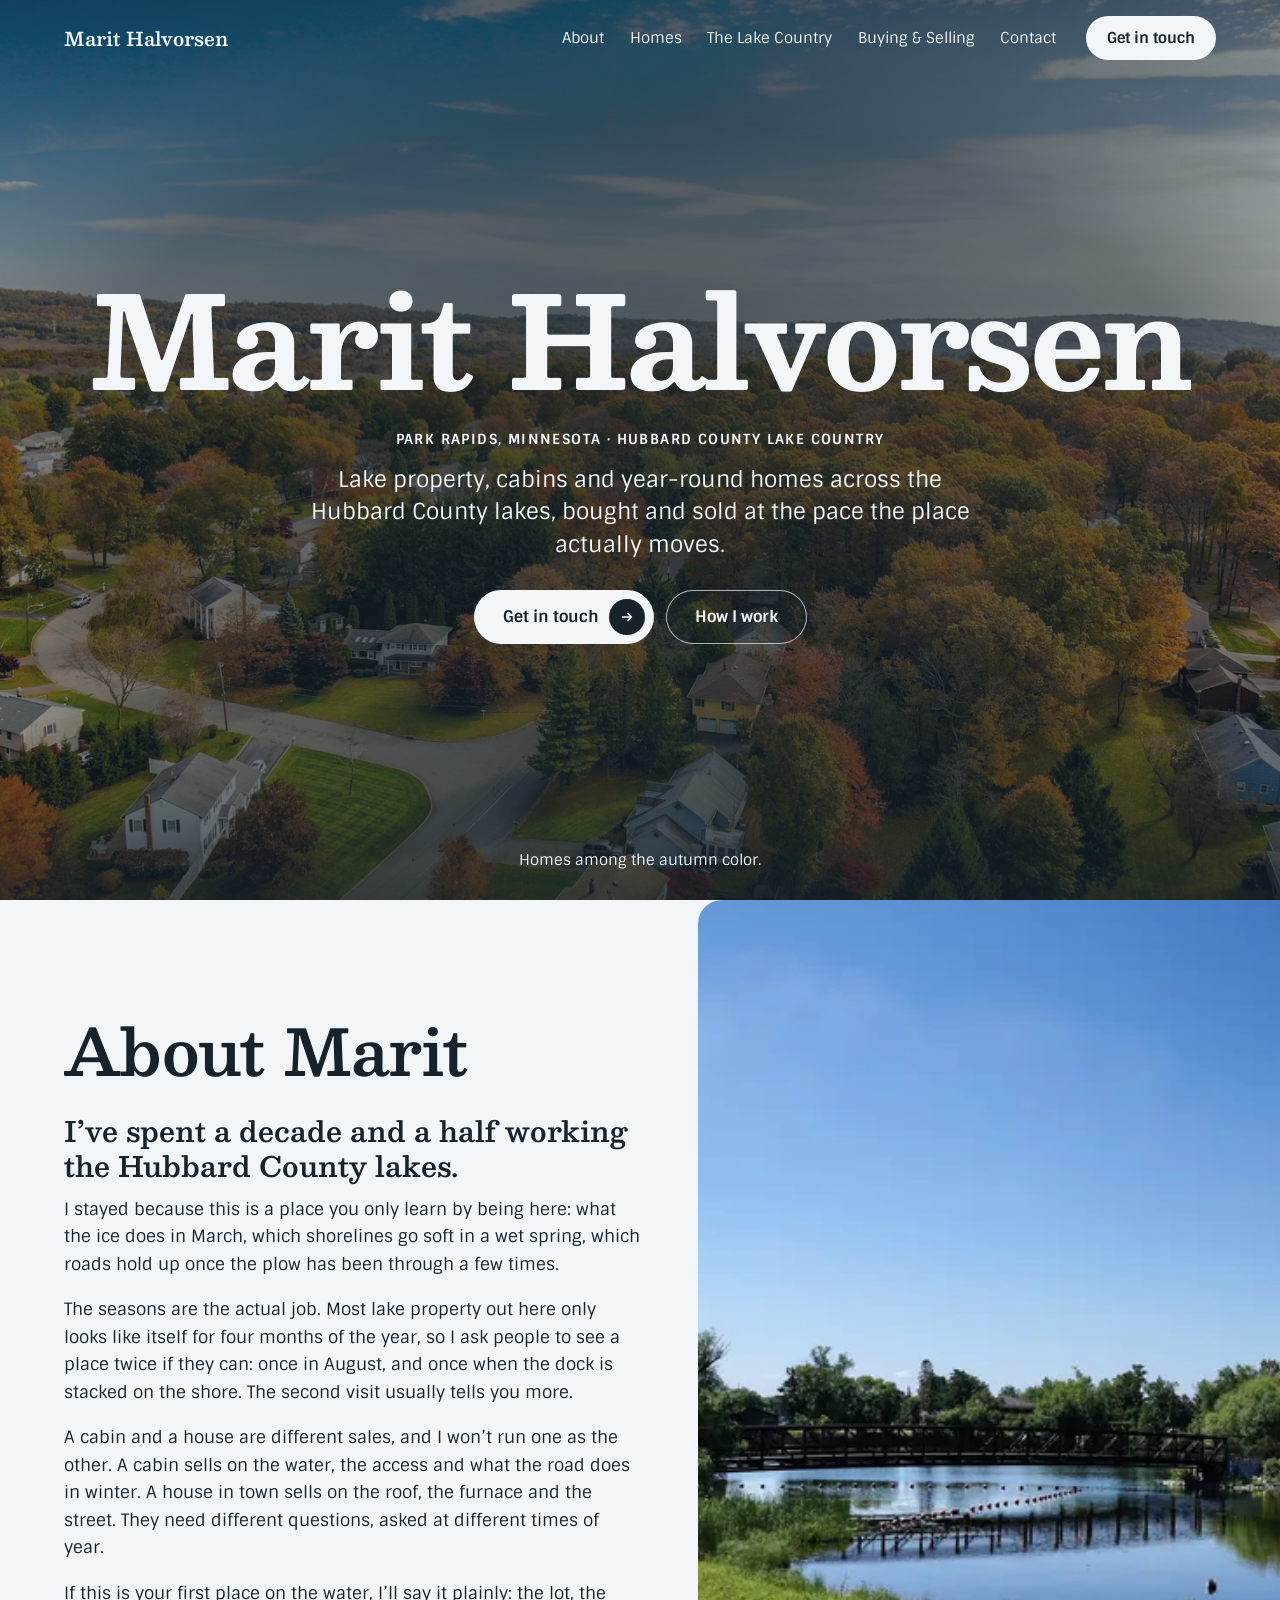
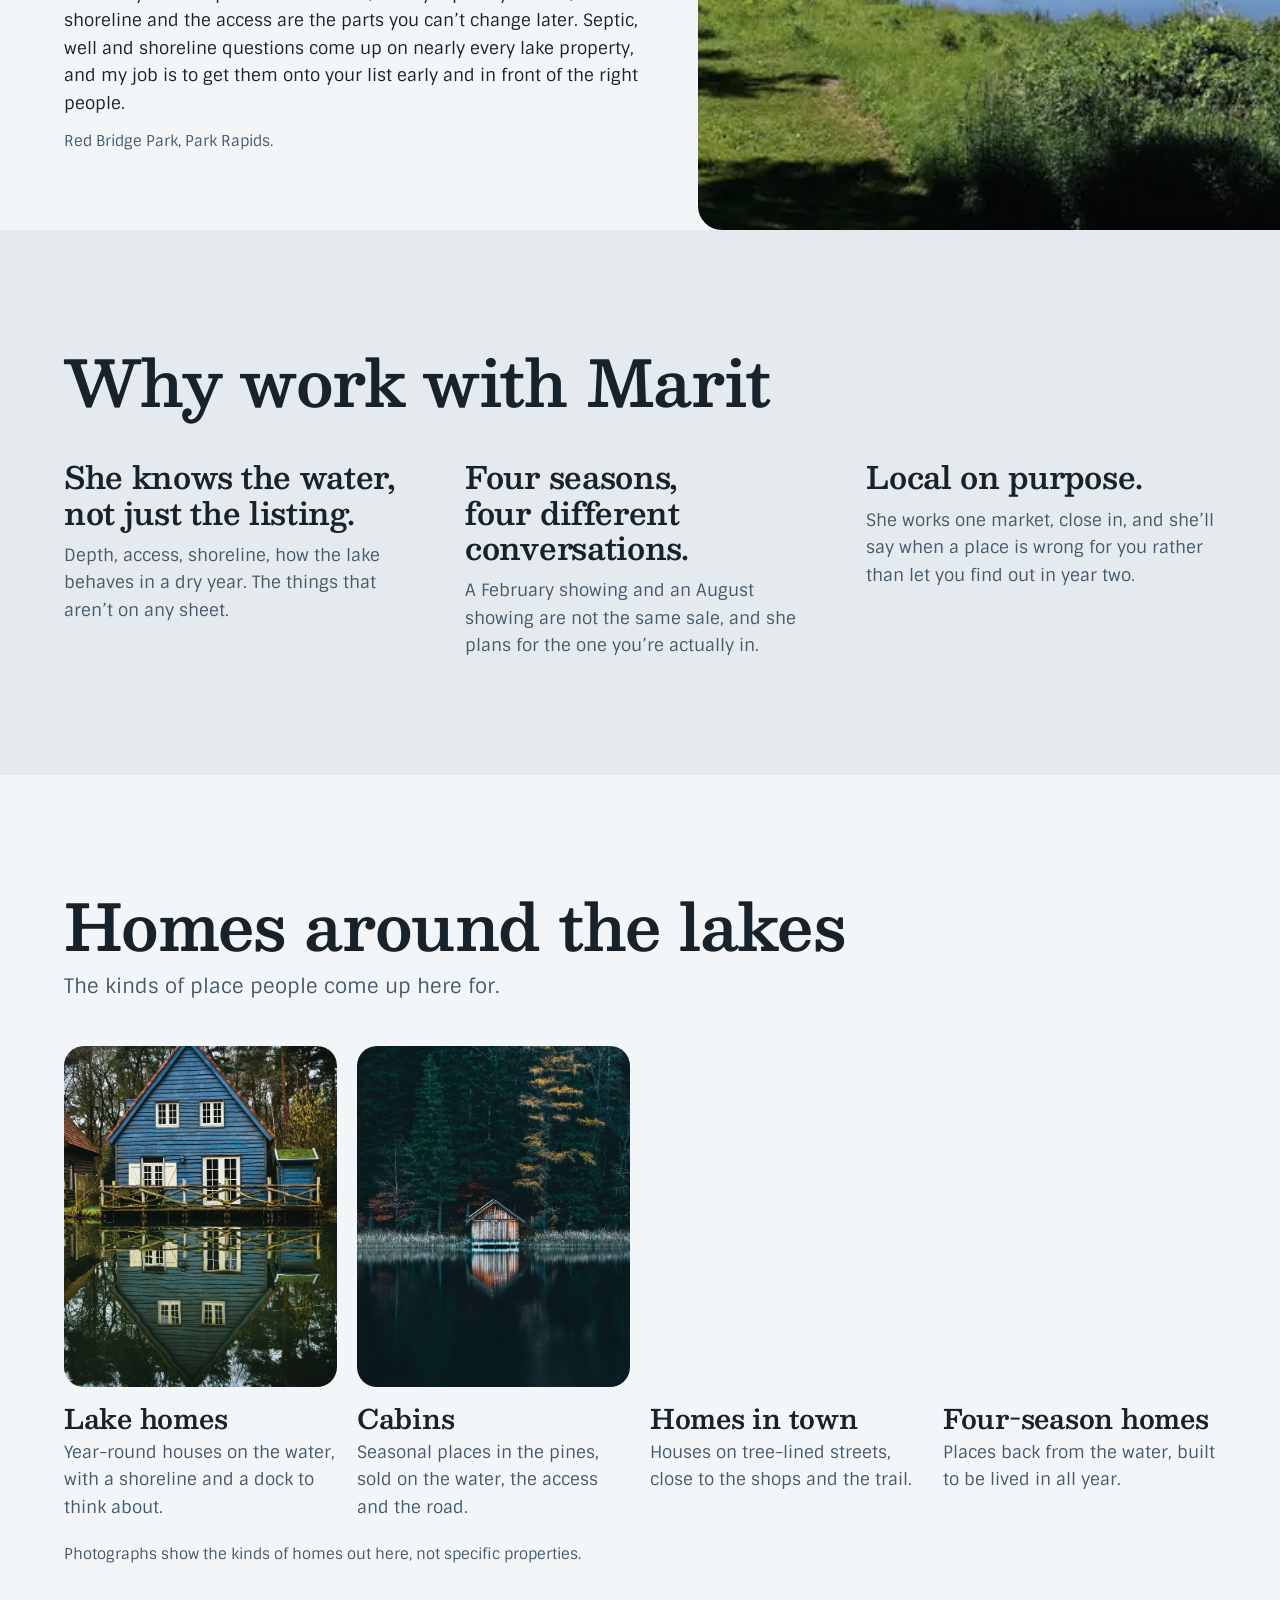
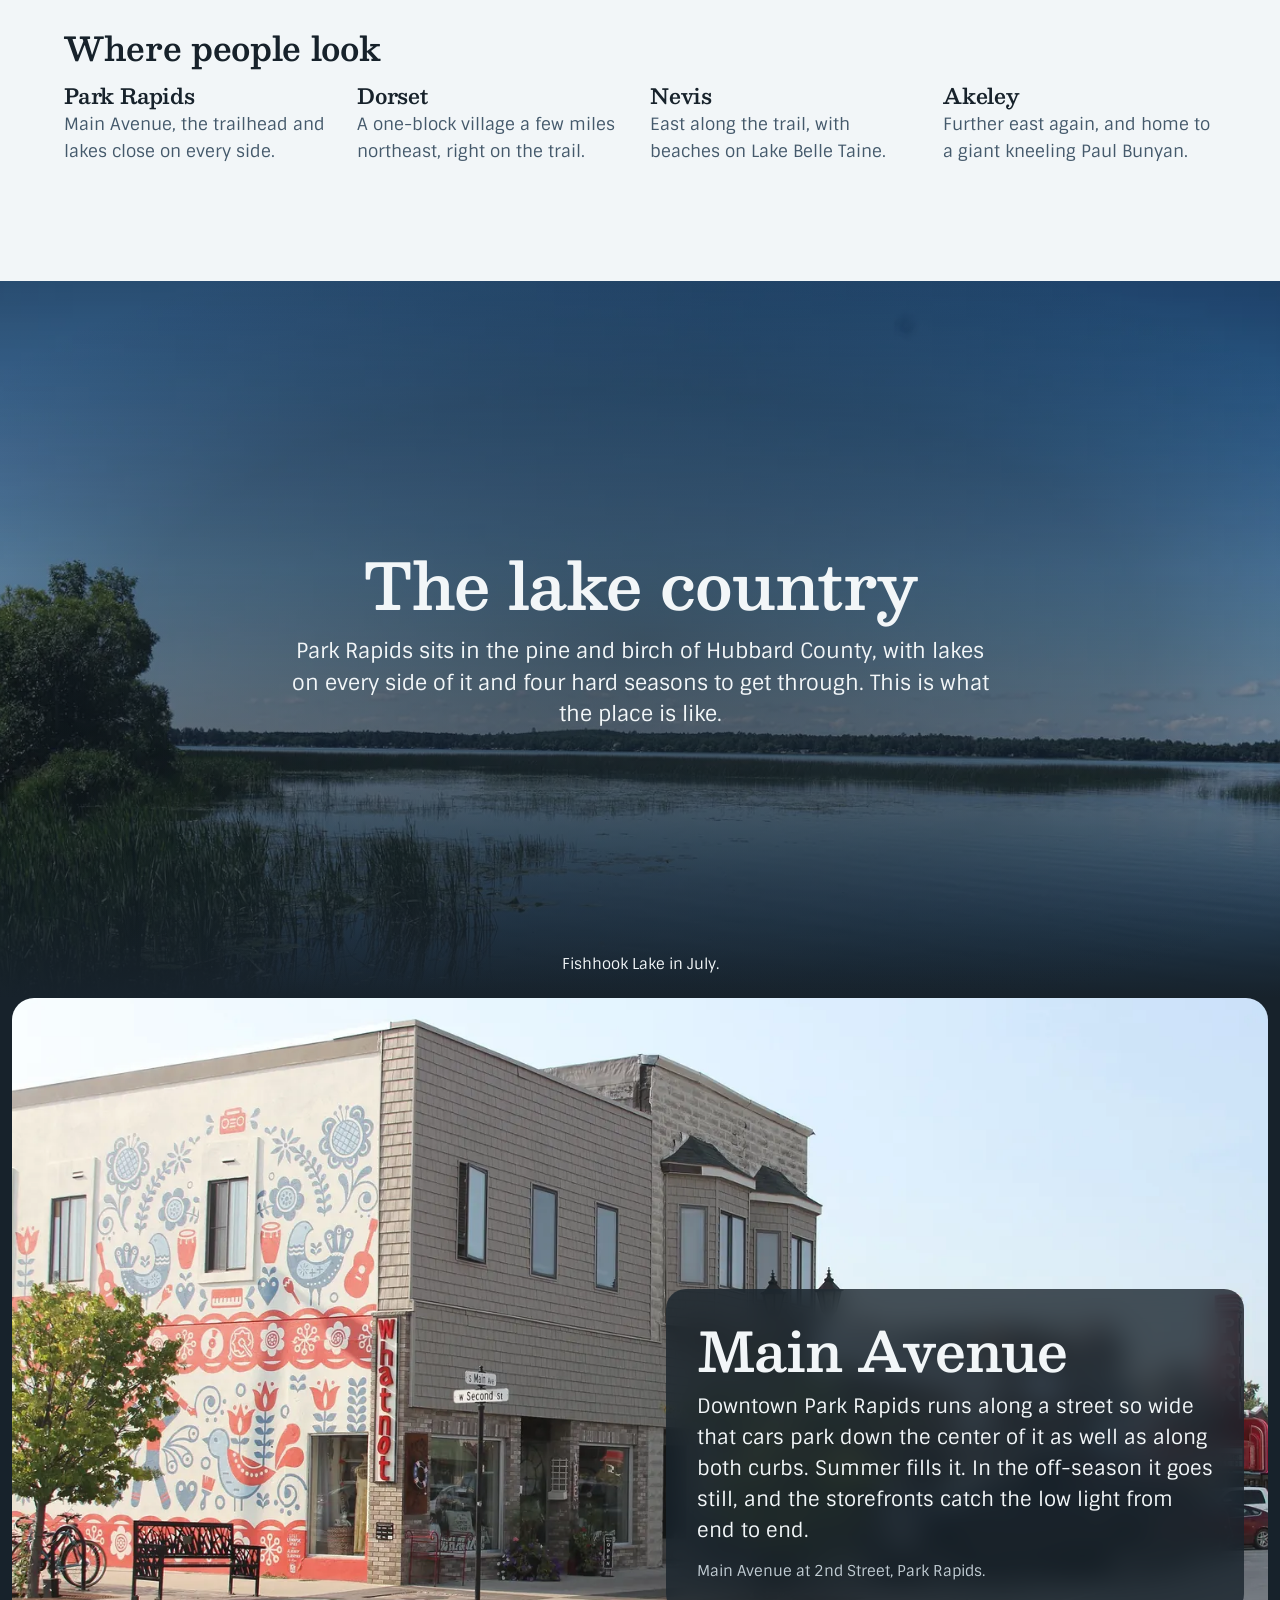
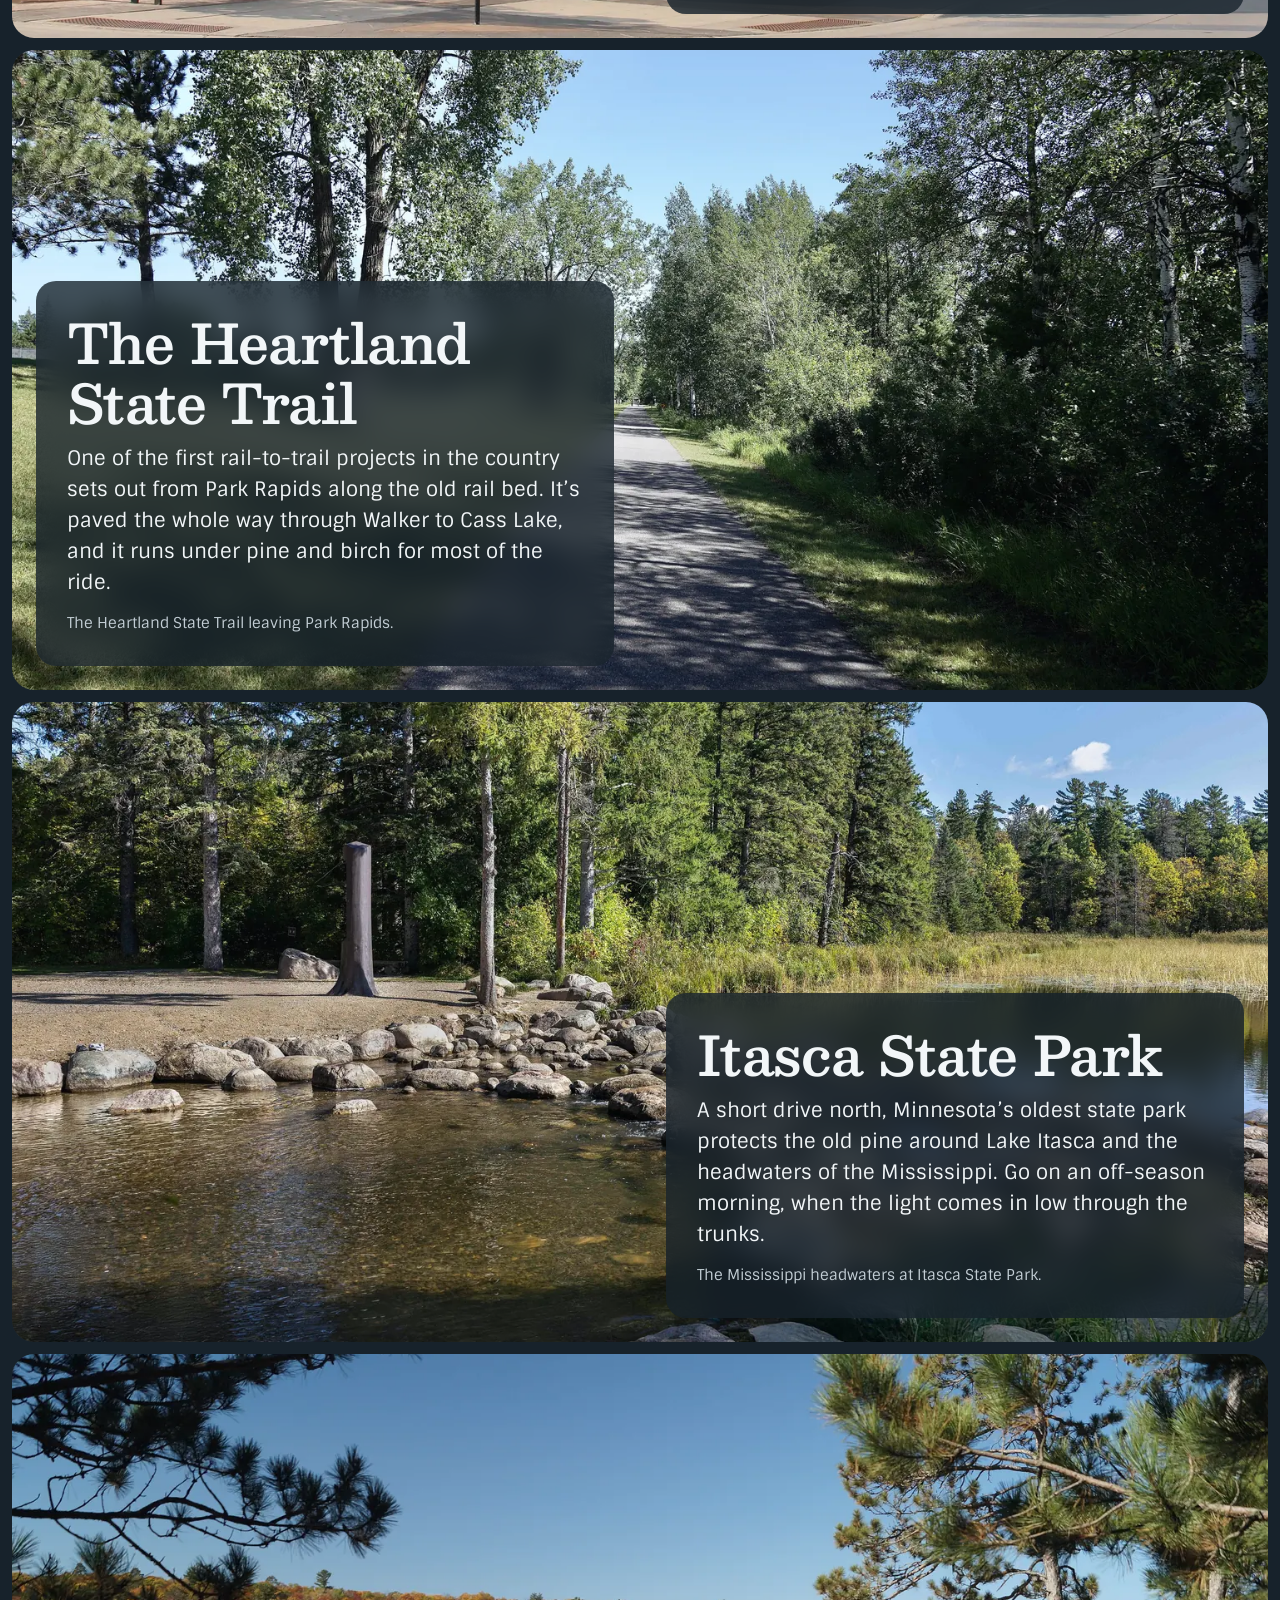
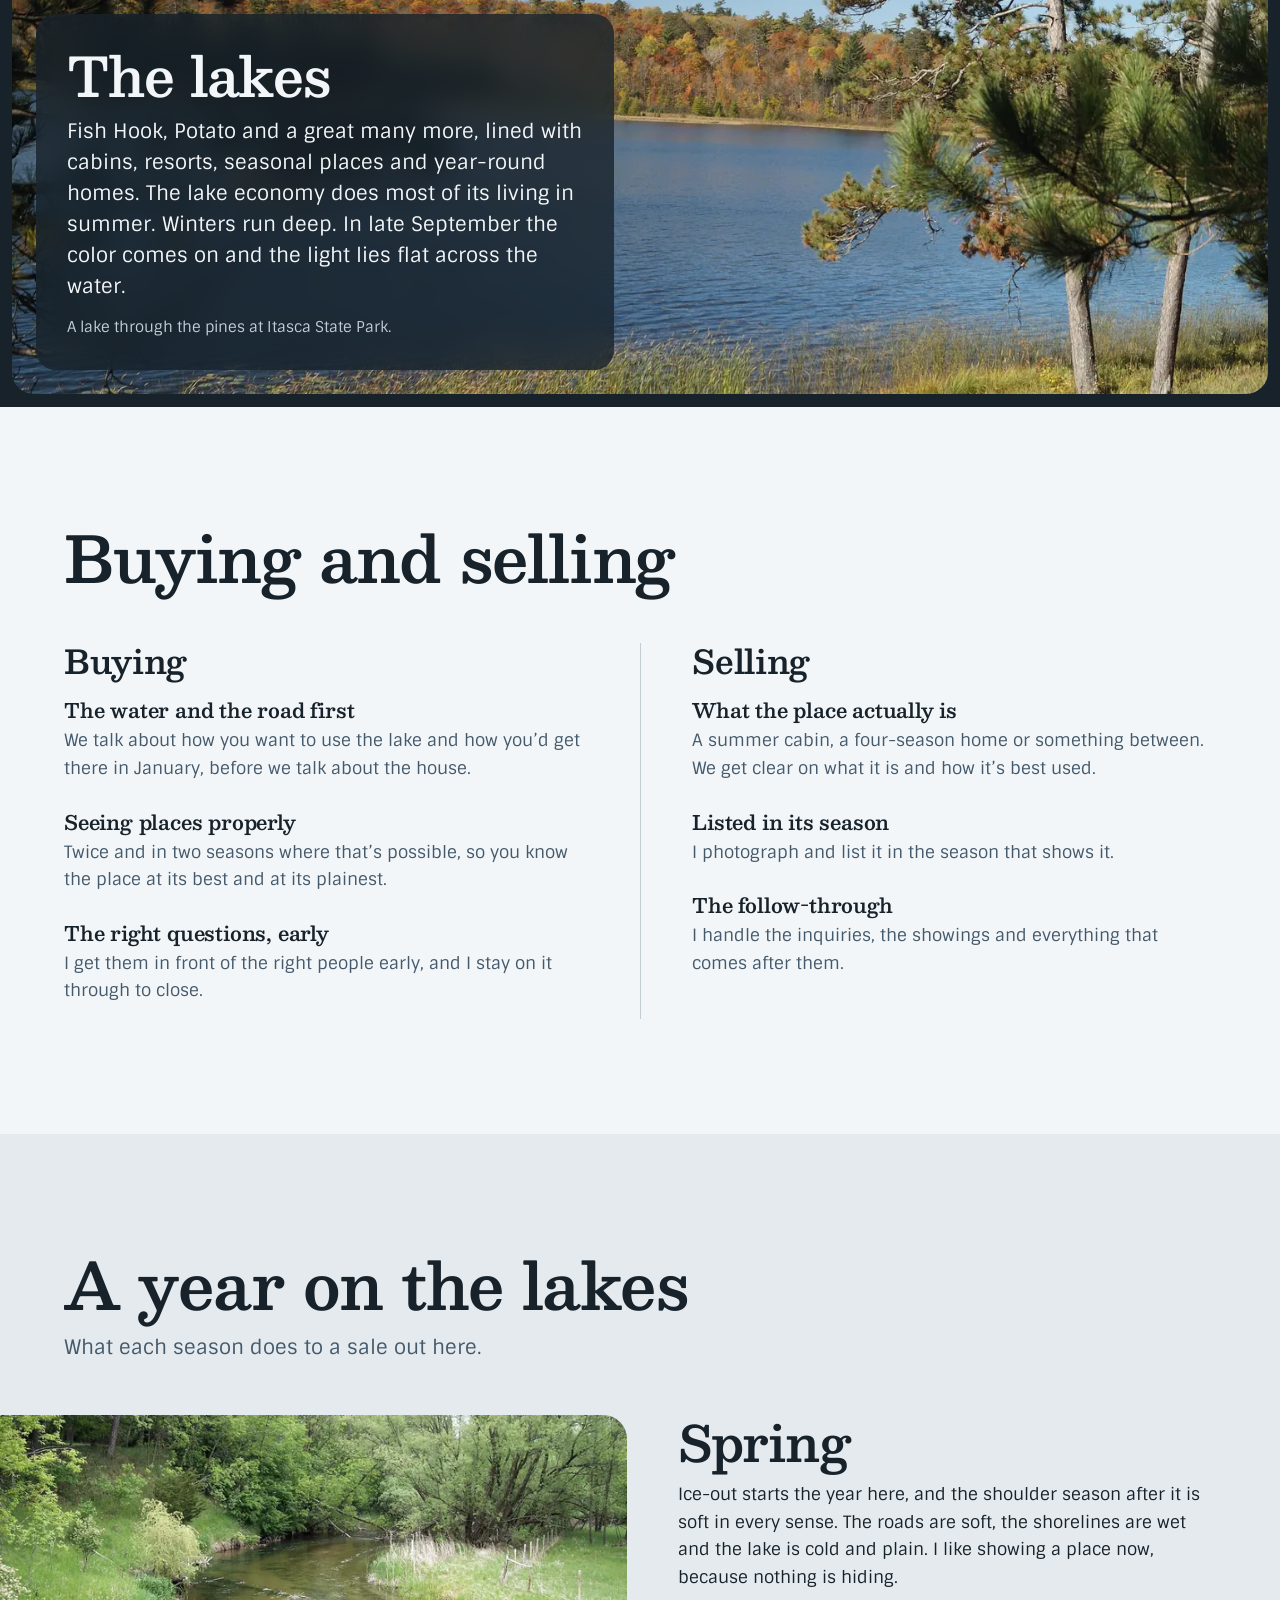
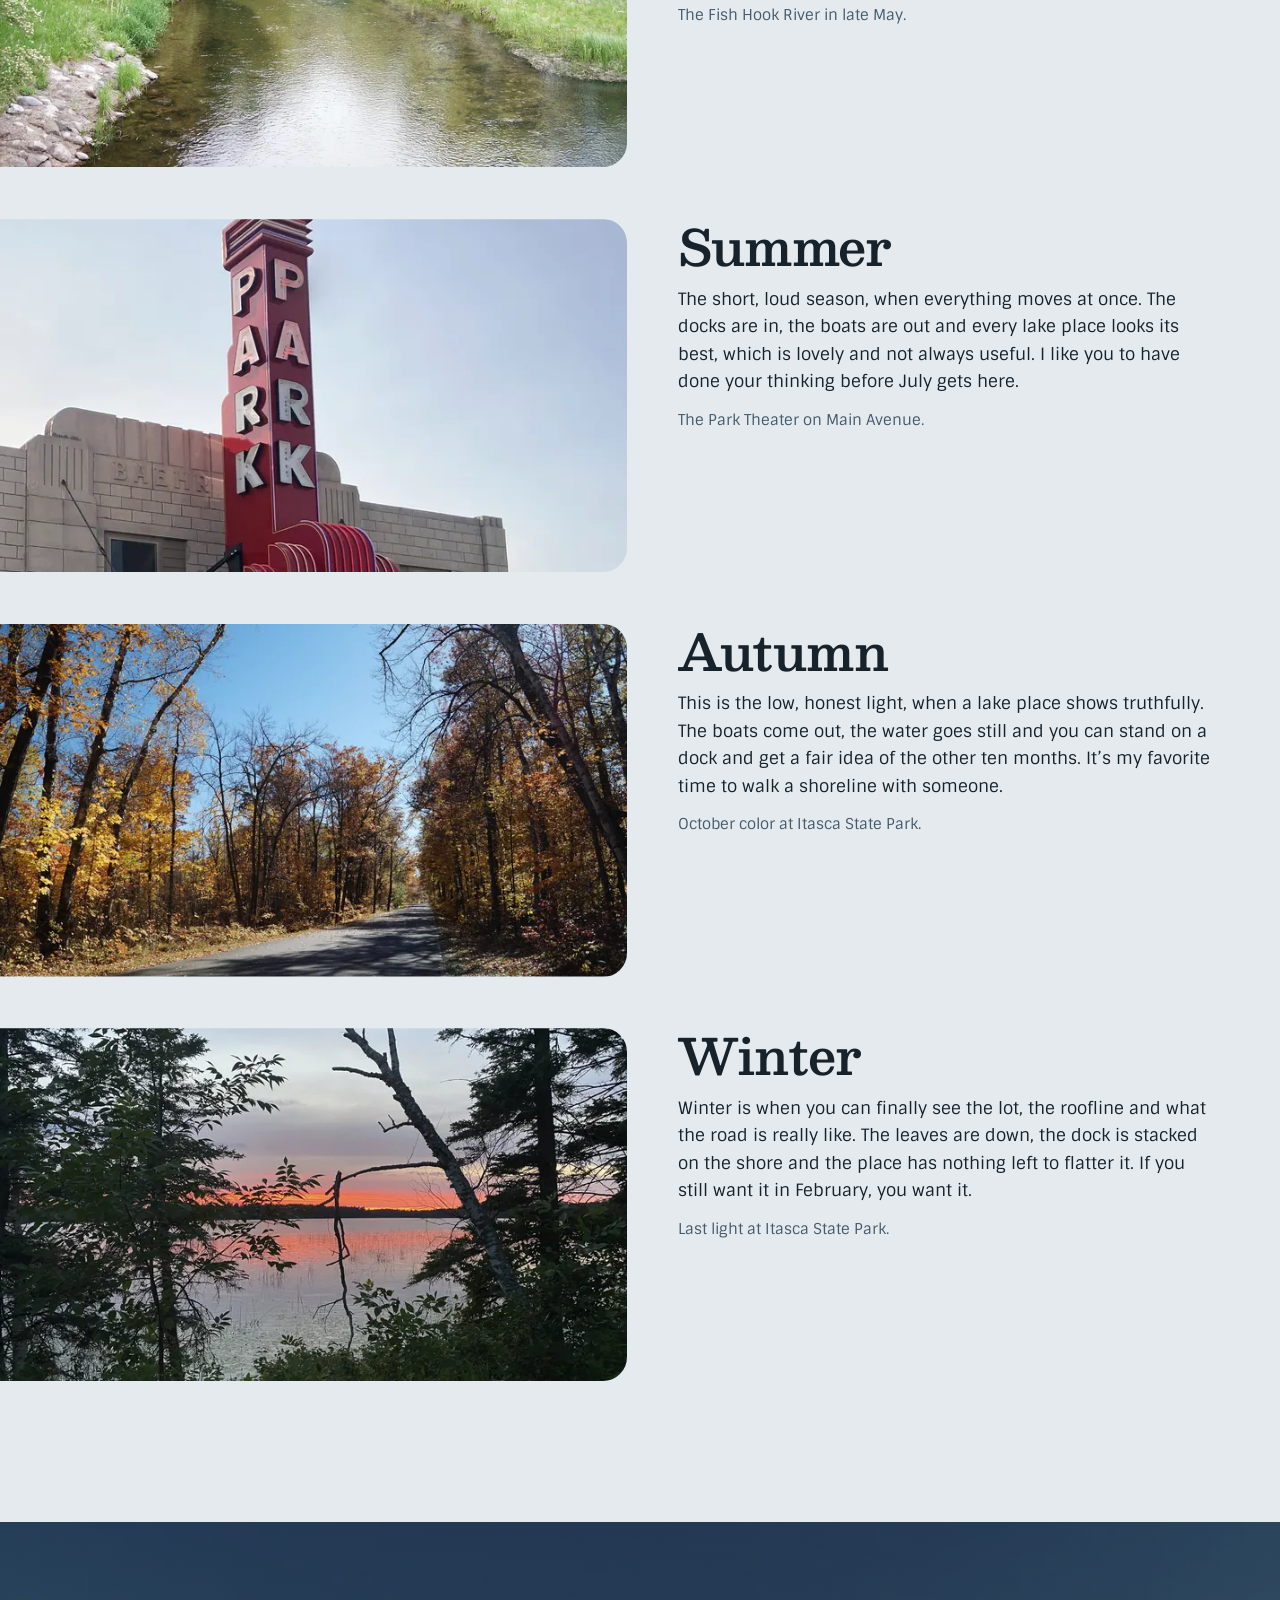
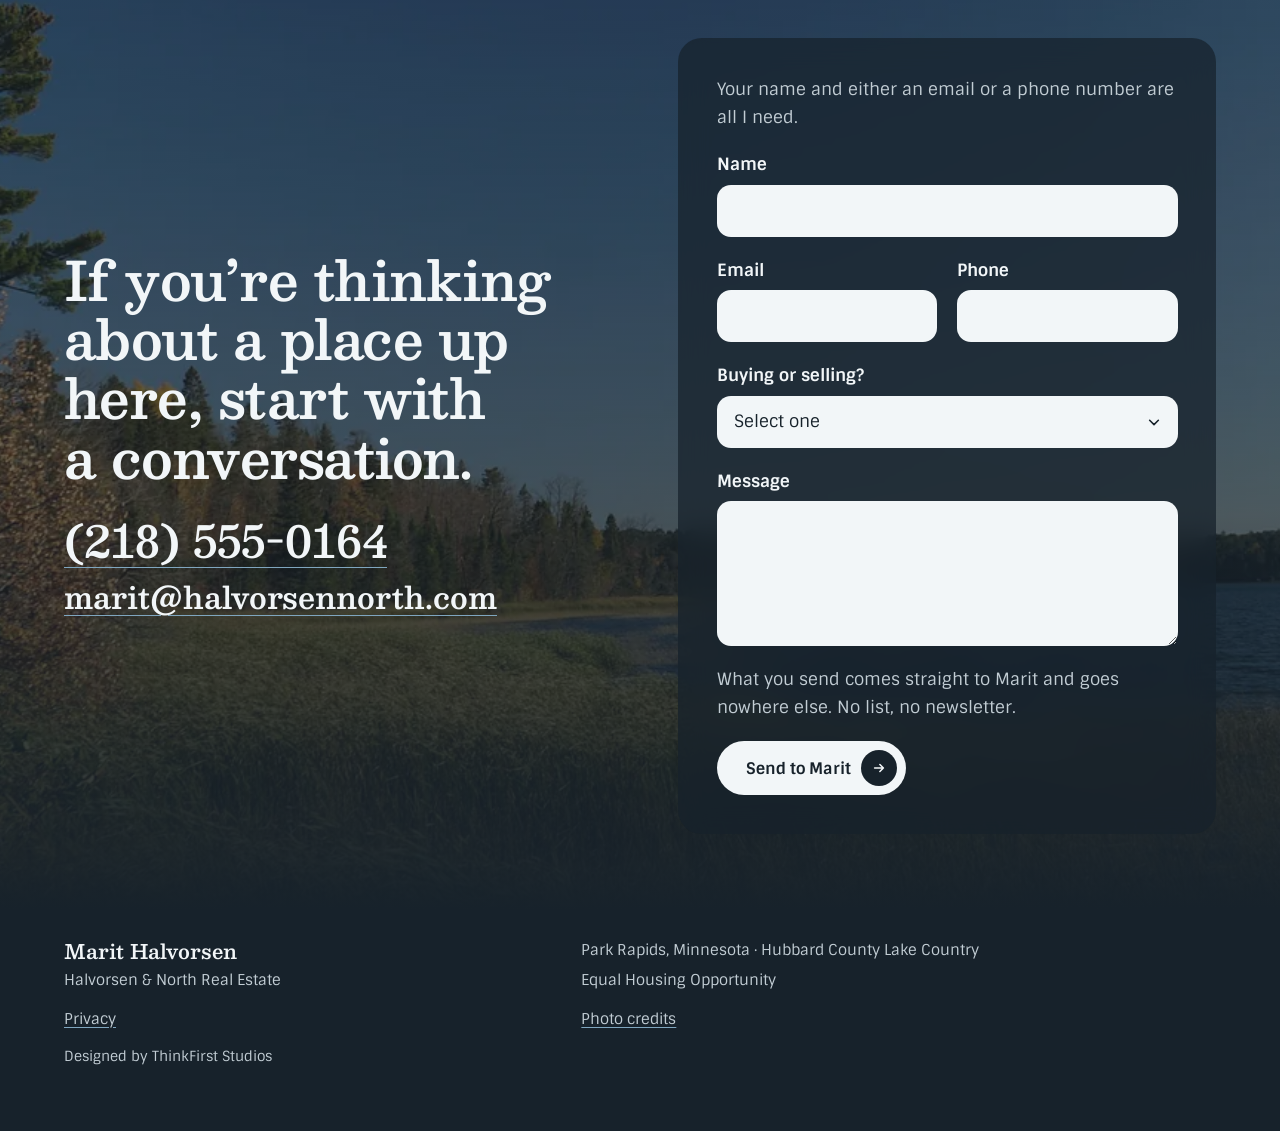
<file: index.html>
<!-- ThinkFirst Studios sample site. Marit Halvorsen, Halvorsen & North Real Estate, the phone number and the email address are FICTIONAL and used for demonstration only. Not a real agent, brokerage or business. No licence number, statistic or testimonial on this page is real, and none are claimed. Photographs of named places are real, Creative Commons-licensed work credited in the footer. The hero and home photographs are royalty-free stock and are not represented as being of any specific address. -->
<!DOCTYPE html>
<html lang="en-US">
<head>
  <meta charset="utf-8">
  <meta name="viewport" content="width=device-width, initial-scale=1">
  <title>Marit Halvorsen · Real Estate in Park Rapids and the Hubbard County Lakes</title>
  <meta name="description" content="Lake property, cabins and year-round homes across the Hubbard County lakes in north-central Minnesota, bought and sold at the pace the place actually moves.">
  <meta name="robots" content="noindex, nofollow">
  <link rel="canonical" href="https://halvorsennorth.com/">

  <meta property="og:type" content="website">
  <meta property="og:title" content="Marit Halvorsen · Park Rapids and Hubbard County Real Estate">
  <meta property="og:description" content="Lake property, cabins and year-round homes across the Hubbard County lakes, bought and sold at the pace the place actually moves.">
  <meta property="og:url" content="https://halvorsennorth.com/">
  <meta property="og:image" content="https://halvorsennorth.com/assets/og-card.jpg">
  <meta name="twitter:card" content="summary_large_image">

  <link rel="stylesheet" href="styles.css?v=21">
  <script>document.documentElement.classList.add('js');</script>

  <script type="application/ld+json">
  {
    "@context": "https://schema.org",
    "@type": "RealEstateAgent",
    "name": "Marit Halvorsen",
    "url": "https://halvorsennorth.com/",
    "telephone": "+1-218-555-0164",
    "email": "marit@halvorsennorth.com",
    "areaServed": [
      { "@type": "City", "name": "Park Rapids, Minnesota" },
      { "@type": "AdministrativeArea", "name": "Hubbard County, Minnesota" }
    ]
  }
  </script>
</head>
<body>
  <a class="skip" href="#main">Skip to content</a>

  <header class="site-head site-head--over" data-head>
    <div class="site-head__row">
      <a class="site-head__name" href="#top">Marit Halvorsen</a>
      <button class="site-head__toggle" type="button" aria-expanded="false" aria-controls="site-nav" data-nav-toggle>Menu</button>
      <nav class="site-nav" id="site-nav" aria-label="Main">
        <a href="#about">About</a>
        <a href="#homes">Homes</a>
        <a href="#lake-country">The Lake Country</a>
        <a href="#buying-selling">Buying &amp; Selling</a>
        <a href="#contact">Contact</a>
        <a class="btn btn--solid btn--small" href="#contact">Get in touch</a>
      </nav>
    </div>
  </header>

  <main id="main">

    <section class="hero" id="top">
      <img class="hero__photo" src="assets/photos/hero-neighborhood-1600.webp"
           srcset="assets/photos/hero-neighborhood-1000.webp 1000w, assets/photos/hero-neighborhood-1600.webp 1600w, assets/photos/hero-neighborhood-2400.webp 2400w"
           sizes="(max-width: 800px) 170vw, 100vw" width="2400" height="1800" fetchpriority="high"
           alt="Looking across a neighborhood of houses and curving streets among orange and gold trees, with low hills and a wide sky beyond.">
      <div class="hero__top wrap">
        <h1 class="hero__name"><span class="hero__word"><span>Marit</span></span> <span class="hero__word"><span>Halvorsen</span></span></h1>
        <p class="hero__place">Park Rapids, Minnesota · Hubbard County Lake Country</p>
        <p class="hero__line">Lake property, cabins and year-round homes across the Hubbard County lakes, bought and sold at the pace the place actually moves.</p>
        <p class="hero__actions">
          <a class="btn btn--light" href="#contact">Get in touch<span class="btn__arrow" aria-hidden="true"><svg viewBox="0 0 16 16" width="14" height="14" fill="none" stroke="currentColor" stroke-width="1.8" stroke-linecap="round" stroke-linejoin="round"><path d="M3 8h10M9 4l4 4-4 4"/></svg></span></a>
          <a class="btn btn--ghost" href="#about">How I work</a>
        </p>
      </div>
      <div class="hero__foot">
        <p class="hero__caption wrap">Homes among the autumn color.</p>
      </div>
    </section>

    <section class="band band--mist" id="about" aria-labelledby="about-title">
      <div class="strip strip--about">
        <div class="strip__text prose" data-rise-group>
          <h2 id="about-title" data-rise>About Marit</h2>
          <p data-rise><span class="prose__lead">I’ve spent a decade and a half working the Hubbard County lakes.</span> I stayed because this is a place you only learn by being here: what the ice does in March, which shorelines go soft in a wet spring, which roads hold up once the plow has been through a few times.</p>
          <p data-rise>The seasons are the actual job. Most lake property out here only looks like itself for four months of the year, so I ask people to see a place twice if they can: once in August, and once when the dock is stacked on the shore. The second visit usually tells you more.</p>
          <p data-rise>A cabin and a house are different sales, and I won’t run one as the other. A cabin sells on the water, the access and what the road does in winter. A house in town sells on the roof, the furnace and the street. They need different questions, asked at different times of year.</p>
          <p data-rise>If this is your first place on the water, I’ll say it plainly: the lot, the shoreline and the access are the parts you can’t change later. Septic, well and shoreline questions come up on nearly every lake property, and my job is to get them onto your list early and in front of the right people.</p>
        </div>
        <figure class="strip__photo">
          <div class="strip__img">
            <img src="assets/photos/about-red-bridge-1200.webp"
                 srcset="assets/photos/about-red-bridge-800.webp 800w, assets/photos/about-red-bridge-1200.webp 1200w"
                 sizes="(max-width: 800px) 100vw, 50vw" width="1200" height="800" loading="lazy" decoding="async"
                 alt="A footbridge across the water at Red Bridge Park in Park Rapids, with green banks under a clear sky.">
          </div>
        </figure>
        <p class="strip__cap">Red Bridge Park, Park Rapids.</p>
      </div>
    </section>

    <section class="band band--sky band--ruled" aria-labelledby="why-title">
      <div class="band__top wrap" data-rise-group>
        <h2 id="why-title" data-rise>Why work with Marit</h2>
        <div class="points">
          <div class="point" data-rise>
            <h3>She knows the water, not just the listing.</h3>
            <p>Depth, access, shoreline, how the lake behaves in a dry year. The things that aren’t on any sheet.</p>
          </div>
          <div class="point" data-rise>
            <h3>Four seasons, four different conversations.</h3>
            <p>A February showing and an August showing are not the same sale, and she plans for the one you’re actually in.</p>
          </div>
          <div class="point" data-rise>
            <h3>Local on purpose.</h3>
            <p>She works one market, close in, and she’ll say when a place is wrong for you rather than let you find out in year two.</p>
          </div>
        </div>
      </div>
    </section>

    <section class="band band--mist" id="homes" aria-labelledby="homes-title">
      <div class="band__top wrap">
        <div class="homes__head" data-rise-group>
          <h2 id="homes-title" data-rise>Homes around the lakes</h2>
          <p data-rise>The kinds of place people come up here for.</p>
        </div>
        <div class="homes" data-rise-group>
          <figure class="home" data-rise>
            <div class="home__img">
              <img src="assets/photos/home-lake-1200.webp"
                   srcset="assets/photos/home-lake-700.webp 700w, assets/photos/home-lake-1200.webp 1200w"
                   sizes="(max-width: 560px) 100vw, (max-width: 1000px) 50vw, 25vw" width="1200" height="1500" loading="lazy" decoding="async"
                   alt="A blue wooden house at the edge of still water, with pines behind it.">
            </div>
            <figcaption>
              <h3>Lake homes</h3>
              <p>Year-round houses on the water, with a shoreline and a dock to think about.</p>
            </figcaption>
          </figure>
          <figure class="home" data-rise>
            <div class="home__img">
              <img src="assets/photos/home-cabin-1200.webp"
                   srcset="assets/photos/home-cabin-700.webp 700w, assets/photos/home-cabin-1200.webp 1200w"
                   sizes="(max-width: 560px) 100vw, (max-width: 1000px) 50vw, 25vw" width="1200" height="1500" loading="lazy" decoding="async"
                   alt="A small wooden cabin on a dark shoreline below tall pines.">
            </div>
            <figcaption>
              <h3>Cabins</h3>
              <p>Seasonal places in the pines, sold on the water, the access and the road.</p>
            </figcaption>
          </figure>
          <figure class="home" data-rise>
            <div class="home__img">
              <img src="assets/photos/home-town-1200.webp"
                   srcset="assets/photos/home-town-700.webp 700w, assets/photos/home-town-1200.webp 1200w"
                   sizes="(max-width: 560px) 100vw, (max-width: 1000px) 50vw, 25vw" width="1200" height="1500" loading="lazy" decoding="async"
                   alt="A neighborhood of houses and paths among bright autumn trees, seen from above.">
            </div>
            <figcaption>
              <h3>Homes in town</h3>
              <p>Houses on tree-lined streets, close to the shops and the trail.</p>
            </figcaption>
          </figure>
          <figure class="home" data-rise>
            <div class="home__img">
              <img src="assets/photos/home-country-1200.webp"
                   srcset="assets/photos/home-country-700.webp 700w, assets/photos/home-country-1200.webp 1200w"
                   sizes="(max-width: 560px) 100vw, (max-width: 1000px) 50vw, 25vw" width="1200" height="1500" loading="lazy" decoding="async"
                   alt="A two-story house with a wide front porch, lit up at sunset.">
            </div>
            <figcaption>
              <h3>Four-season homes</h3>
              <p>Places back from the water, built to be lived in all year.</p>
            </figcaption>
          </figure>
        </div>
        <p class="homes__note">Photographs show the kinds of homes out here, not specific properties.</p>

        <div class="towns__wrap" data-rise-group>
          <h3 data-rise>Where people look</h3>
          <div class="towns">
          <div class="town" data-rise>
            <h4>Park Rapids</h4>
            <p>Main Avenue, the trailhead and lakes close on every side.</p>
          </div>
          <div class="town" data-rise>
            <h4>Dorset</h4>
            <p>A one-block village a few miles northeast, right on the trail.</p>
          </div>
          <div class="town" data-rise>
            <h4>Nevis</h4>
            <p>East along the trail, with beaches on Lake Belle Taine.</p>
          </div>
          <div class="town" data-rise>
            <h4>Akeley</h4>
            <p>Further east again, and home to a giant kneeling Paul Bunyan.</p>
          </div>
          </div>
        </div>
      </div>
    </section>

    <section class="band--deep lake" id="lake-country" aria-labelledby="lake-title">
      <div class="vista">
        <img class="vista__photo" src="assets/photos/fishhook-lake-1600.webp"
             srcset="assets/photos/fishhook-lake-1000.webp 1000w, assets/photos/fishhook-lake-1600.webp 1600w, assets/photos/fishhook-lake-2400.webp 2400w"
             sizes="100vw" width="2400" height="1200" loading="lazy" decoding="async"
             alt="Fishhook Lake on a clear summer day, with reeds along the shore and flat blue water.">
        <div class="vista__scrim" aria-hidden="true"></div>
        <div class="vista__top wrap" data-rise-group>
          <h2 id="lake-title" data-rise>The lake country</h2>
          <p data-rise>Park Rapids sits in the pine and birch of Hubbard County, with lakes on every side of it and four hard seasons to get through. This is what the place is like.</p>
        </div>
        <div class="vista__foot">
          <p class="vista__cap wrap">Fishhook Lake in July.</p>
        </div>
      </div>

      <article class="place place--right">
        <img class="place__photo" src="assets/photos/main-avenue-1600.webp"
             srcset="assets/photos/main-avenue-1000.webp 1000w, assets/photos/main-avenue-1600.webp 1600w, assets/photos/main-avenue-2400.webp 2400w"
             sizes="100vw" width="2400" height="1350" loading="lazy" decoding="async"
             alt="The corner of Main Avenue and 2nd Street, with a folk-art mural on a storefront and hanging baskets along the block.">
        <div class="place__text" data-rise-group>
          <h3 data-rise>Main Avenue</h3>
          <p data-rise>Downtown Park Rapids runs along a street so wide that cars park down the center of it as well as along both curbs. Summer fills it. In the off-season it goes still, and the storefronts catch the low light from end to end.</p>
          <p class="place__cap" data-rise>Main Avenue at 2nd Street, Park Rapids.</p>
        </div>
      </article>

      <article class="place">
        <img class="place__photo" src="assets/photos/heartland-trail-1600.webp"
             srcset="assets/photos/heartland-trail-1000.webp 1000w, assets/photos/heartland-trail-1600.webp 1600w, assets/photos/heartland-trail-2400.webp 2400w"
             sizes="100vw" width="2400" height="1350" loading="lazy" decoding="async"
             alt="A paved trail running out of town between mown grass and trees on a summer day.">
        <div class="place__text" data-rise-group>
          <h3 data-rise>The Heartland State Trail</h3>
          <p data-rise>One of the first rail-to-trail projects in the country sets out from Park Rapids along the old rail bed. It’s paved the whole way through Walker to Cass Lake, and it runs under pine and birch for most of the ride.</p>
          <p class="place__cap" data-rise>The Heartland State Trail leaving Park Rapids.</p>
        </div>
      </article>

      <article class="place place--right">
        <img class="place__photo" src="assets/photos/headwaters-1600.webp"
             srcset="assets/photos/headwaters-1000.webp 1000w, assets/photos/headwaters-1600.webp 1600w, assets/photos/headwaters-2400.webp 2400w"
             sizes="100vw" width="2400" height="1350" loading="lazy" decoding="async"
             alt="Boulders laid across shallow water where the Mississippi River leaves Lake Itasca, with pines behind.">
        <div class="place__text" data-rise-group>
          <h3 data-rise>Itasca State Park</h3>
          <p data-rise>A short drive north, Minnesota’s oldest state park protects the old pine around Lake Itasca and the headwaters of the Mississippi. Go on an off-season morning, when the light comes in low through the trunks.</p>
          <p class="place__cap" data-rise>The Mississippi headwaters at Itasca State Park.</p>
        </div>
      </article>

      <article class="place">
        <img class="place__photo" src="assets/photos/lake-pines-1600.webp"
             srcset="assets/photos/lake-pines-1000.webp 1000w, assets/photos/lake-pines-1600.webp 1600w, assets/photos/lake-pines-2400.webp 2400w"
             sizes="100vw" width="2400" height="1350" loading="lazy" decoding="async"
             alt="Blue water and an autumn shoreline seen between the branches of two pines.">
        <div class="place__text" data-rise-group>
          <h3 data-rise>The lakes</h3>
          <p data-rise>Fish Hook, Potato and a great many more, lined with cabins, resorts, seasonal places and year-round homes. The lake economy does most of its living in summer. Winters run deep. In late September the color comes on and the light lies flat across the water.</p>
          <p class="place__cap" data-rise>A lake through the pines at Itasca State Park.</p>
        </div>
      </article>
    </section>

    <section class="band band--mist band--ruled" id="buying-selling" aria-labelledby="buy-title">
      <div class="band__top wrap" data-rise-group>
        <h2 id="buy-title" data-rise>Buying and selling</h2>
        <div class="paths">
          <div class="path" data-rise>
            <h3>Buying</h3>
            <div class="step">
              <h4>The water and the road first</h4>
              <p>We talk about how you want to use the lake and how you’d get there in January, before we talk about the house.</p>
            </div>
            <div class="step">
              <h4>Seeing places properly</h4>
              <p>Twice and in two seasons where that’s possible, so you know the place at its best and at its plainest.</p>
            </div>
            <div class="step">
              <h4>The right questions, early</h4>
              <p>I get them in front of the right people early, and I stay on it through to close.</p>
            </div>
          </div>
          <div class="path" data-rise>
            <h3>Selling</h3>
            <div class="step">
              <h4>What the place actually is</h4>
              <p>A summer cabin, a four-season home or something between. We get clear on what it is and how it’s best used.</p>
            </div>
            <div class="step">
              <h4>Listed in its season</h4>
              <p>I photograph and list it in the season that shows it.</p>
            </div>
            <div class="step">
              <h4>The follow-through</h4>
              <p>I handle the inquiries, the showings and everything that comes after them.</p>
            </div>
          </div>
        </div>
      </div>
    </section>

    <section class="year" aria-labelledby="year-title">
      <div class="year__head wrap" data-rise-group>
        <h2 id="year-title" data-rise>A year on the lakes</h2>
        <p data-rise>What each season does to a sale out here.</p>
      </div>

      <article class="strip strip--season">
        <div class="strip__text" data-rise-group>
          <h3 data-rise>Spring</h3>
          <p data-rise>Ice-out starts the year here, and the shoulder season after it is soft in every sense. The roads are soft, the shorelines are wet and the lake is cold and plain. I like showing a place now, because nothing is hiding.</p>
        </div>
        <figure class="strip__photo">
          <div class="strip__img">
            <img src="assets/photos/season-spring-1200.webp"
                 srcset="assets/photos/season-spring-700.webp 700w, assets/photos/season-spring-1200.webp 1200w"
                 sizes="(max-width: 800px) 100vw, 54vw" width="1200" height="675" loading="lazy" decoding="async"
                 alt="The Fish Hook River curving between bright green banks.">
          </div>
        </figure>
        <p class="strip__cap">The Fish Hook River in late May.</p>
      </article>

      <article class="strip strip--season">
        <div class="strip__text" data-rise-group>
          <h3 data-rise>Summer</h3>
          <p data-rise>The short, loud season, when everything moves at once. The docks are in, the boats are out and every lake place looks its best, which is lovely and not always useful. I like you to have done your thinking before July gets here.</p>
        </div>
        <figure class="strip__photo">
          <div class="strip__img">
            <img src="assets/photos/season-summer-1200.webp"
                 srcset="assets/photos/season-summer-700.webp 700w, assets/photos/season-summer-1200.webp 1200w"
                 sizes="(max-width: 800px) 100vw, 54vw" width="1200" height="675" loading="lazy" decoding="async"
                 alt="The tall red sign of the Park Theater against a summer sky.">
          </div>
        </figure>
        <p class="strip__cap">The Park Theater on Main Avenue.</p>
      </article>

      <article class="strip strip--season">
        <div class="strip__text" data-rise-group>
          <h3 data-rise>Autumn</h3>
          <p data-rise>This is the low, honest light, when a lake place shows truthfully. The boats come out, the water goes still and you can stand on a dock and get a fair idea of the other ten months. It’s my favorite time to walk a shoreline with someone.</p>
        </div>
        <figure class="strip__photo">
          <div class="strip__img">
            <img src="assets/photos/season-autumn-1200.webp"
                 srcset="assets/photos/season-autumn-700.webp 700w, assets/photos/season-autumn-1200.webp 1200w"
                 sizes="(max-width: 800px) 100vw, 54vw" width="1200" height="675" loading="lazy" decoding="async"
                 alt="A paved park road running between trees in full orange and gold.">
          </div>
        </figure>
        <p class="strip__cap">October color at Itasca State Park.</p>
      </article>

      <article class="strip strip--season">
        <div class="strip__text" data-rise-group>
          <h3 data-rise>Winter</h3>
          <p data-rise>Winter is when you can finally see the lot, the roofline and what the road is really like. The leaves are down, the dock is stacked on the shore and the place has nothing left to flatter it. If you still want it in February, you want it.</p>
        </div>
        <figure class="strip__photo">
          <div class="strip__img">
            <img src="assets/photos/season-winter-1200.webp"
                 srcset="assets/photos/season-winter-700.webp 700w, assets/photos/season-winter-1200.webp 1200w"
                 sizes="(max-width: 800px) 100vw, 54vw" width="1200" height="675" loading="lazy" decoding="async"
                 alt="A red band of sunset over a lake, seen through dark silhouetted trees.">
          </div>
        </figure>
        <p class="strip__cap">Last light at Itasca State Park.</p>
      </article>
    </section>

    <section class="band--deep contact" id="contact" aria-labelledby="contact-title">
      <div class="contact__stage">
        <img class="vista__photo" src="assets/photos/lake-shore-1600.webp"
             srcset="assets/photos/lake-shore-1000.webp 1000w, assets/photos/lake-shore-1600.webp 1600w, assets/photos/lake-shore-2400.webp 2400w"
             sizes="100vw" width="2400" height="1200" loading="lazy" decoding="async"
             alt="A long lake shore with reeds and autumn color under a deepening blue sky.">
        <div class="contact__scrim" aria-hidden="true"></div>
        <div class="contact__body wrap">
          <div class="contact__direct" data-rise-group>
            <h2 id="contact-title" data-rise>If you’re thinking about a place up here, start with a conversation.</h2>
            <a class="contact__big" href="tel:+12185550164" data-rise>(218) 555-0164</a>
            <a class="contact__big contact__big--mail" href="mailto:marit@halvorsennorth.com" data-rise>marit@halvorsennorth.com</a>
          </div>

          <form class="form" action="thanks.html" method="post" novalidate data-form>
          <p class="form__note">Your name and either an email or a phone number are all I need.</p>
          <p class="form__summary" role="alert" hidden data-summary></p>

          <div class="field">
            <label for="f-name">Name</label>
            <input id="f-name" name="name" type="text" autocomplete="name" required aria-describedby="f-name-err">
            <p class="field__err" id="f-name-err" hidden></p>
          </div>
          <div class="form__pair">
            <div class="field">
              <label for="f-email">Email</label>
              <input id="f-email" name="email" type="email" autocomplete="email" aria-describedby="f-email-err">
              <p class="field__err" id="f-email-err" hidden></p>
            </div>
            <div class="field">
              <label for="f-phone">Phone</label>
              <input id="f-phone" name="phone" type="tel" autocomplete="tel" aria-describedby="f-phone-err">
              <p class="field__err" id="f-phone-err" hidden></p>
            </div>
          </div>
          <div class="field">
            <label for="f-intent">Buying or selling?</label>
            <select id="f-intent" name="intent">
              <option value="">Select one</option>
              <option>Buying</option>
              <option>Selling</option>
              <option>Both</option>
              <option>Just looking</option>
            </select>
          </div>
          <div class="field">
            <label for="f-message">Message</label>
            <textarea id="f-message" name="message" rows="5"></textarea>
          </div>

          <p class="form__use">What you send comes straight to Marit and goes nowhere else. No list, no newsletter.</p>
          <button class="btn btn--light" type="submit">Send to Marit<span class="btn__arrow" aria-hidden="true"><svg viewBox="0 0 16 16" width="14" height="14" fill="none" stroke="currentColor" stroke-width="1.8" stroke-linecap="round" stroke-linejoin="round"><path d="M3 8h10M9 4l4 4-4 4"/></svg></span></button>
        </form>
        </div>
      </div>

      <footer class="site-foot wrap">
        <p class="site-foot__name">Marit Halvorsen</p>
        <p>Park Rapids, Minnesota · Hubbard County Lake Country</p>
        <p>Halvorsen &amp; North Real Estate</p>
        <p>Equal Housing Opportunity</p>
        <p><a class="link--ice" href="privacy.html">Privacy</a></p>
        <details class="credits">
          <summary>Photo credits</summary>
          <p>Photographs cropped and color-adjusted from the originals. The main photograph and the home photographs are stock from Pexels.</p>
          <ul>
            <li><a href="https://commons.wikimedia.org/wiki/File:Red_Bridge_Park,_city_of_Park_Rapids,_Minnesota.jpg">Red Bridge Park, Park Rapids</a>, Richard N Horne, <a href="https://creativecommons.org/licenses/by-sa/4.0/">CC BY-SA 4.0</a></li>
            <li><a href="https://commons.wikimedia.org/wiki/File:Fishhook_Lake,_Hubbard_County,_Minnesota.jpg">Fishhook Lake in July</a>, Richard N Horne, <a href="https://creativecommons.org/licenses/by-sa/4.0/">CC BY-SA 4.0</a></li>
            <li><a href="https://commons.wikimedia.org/wiki/File:Main_Avenue_at_2nd_Street,_Park_Rapids,_Minnesota-01.jpg">Main Avenue at 2nd Street, Park Rapids</a>, Myotus, <a href="https://creativecommons.org/licenses/by/4.0/">CC BY 4.0</a></li>
            <li><a href="https://commons.wikimedia.org/wiki/File:The_Heartland_State_Trail_leaving_Park_Rapids,_Minnesota.jpg">The Heartland State Trail leaving Park Rapids</a>, Richard N Horne, <a href="https://creativecommons.org/licenses/by-sa/4.0/">CC BY-SA 4.0</a></li>
            <li><a href="https://commons.wikimedia.org/wiki/File:Headwaters_of_the_Mississippi_River_at_Itasca_State_Park.jpg">The Mississippi headwaters at Itasca State Park</a>, Robbschultz69, <a href="https://creativecommons.org/licenses/by-sa/4.0/">CC BY-SA 4.0</a></li>
            <li><a href="https://commons.wikimedia.org/wiki/File:Itasca_State_Park,_October_2022_DSC06959.jpg">A lake through the pines at Itasca State Park</a>, Crown Star Images, <a href="https://creativecommons.org/licenses/by/2.0/">CC BY 2.0</a></li>
            <li><a href="https://commons.wikimedia.org/wiki/File:Fish_Hook_River.jpg">The Fish Hook River in late May</a>, Tim Kiser (w:User:Malepheasant), <a href="https://creativecommons.org/licenses/by-sa/2.5/">CC BY-SA 2.5</a></li>
            <li><a href="https://commons.wikimedia.org/wiki/File:Park_Theater,_Park_Rapids,_Minnesota-01.jpg">The Park Theater on Main Avenue</a>, Myotus, <a href="https://creativecommons.org/licenses/by/4.0/">CC BY 4.0</a></li>
            <li><a href="https://commons.wikimedia.org/wiki/File:Itasca_State_Park,_October_2022_DSC07098.jpg">October color at Itasca State Park</a>, Crown Star Images, <a href="https://creativecommons.org/licenses/by/2.0/">CC BY 2.0</a></li>
            <li><a href="https://commons.wikimedia.org/wiki/File:Itasca_Biological_Station_and_Laboratories_Picture_1.jpg">Last light at Itasca State Park</a>, Hieuntran, <a href="https://creativecommons.org/publicdomain/zero/1.0/">CC0</a></li>
            <li><a href="https://commons.wikimedia.org/wiki/File:Itasca_State_Park,_October_2022_DSC07176.jpg">Lake shore at Itasca State Park</a>, Crown Star Images, <a href="https://creativecommons.org/licenses/by/2.0/">CC BY 2.0</a></li>
          </ul>
        </details>
        <p class="site-foot__credit">Designed by ThinkFirst Studios</p>
      </footer>
    </section>

  </main>

  <div class="callbar">
    <a href="tel:+12185550164">Call</a>
    <a href="mailto:marit@halvorsennorth.com">Email</a>
  </div>

  <script src="script.js?v=21"></script>
</body>
</html>
</file>
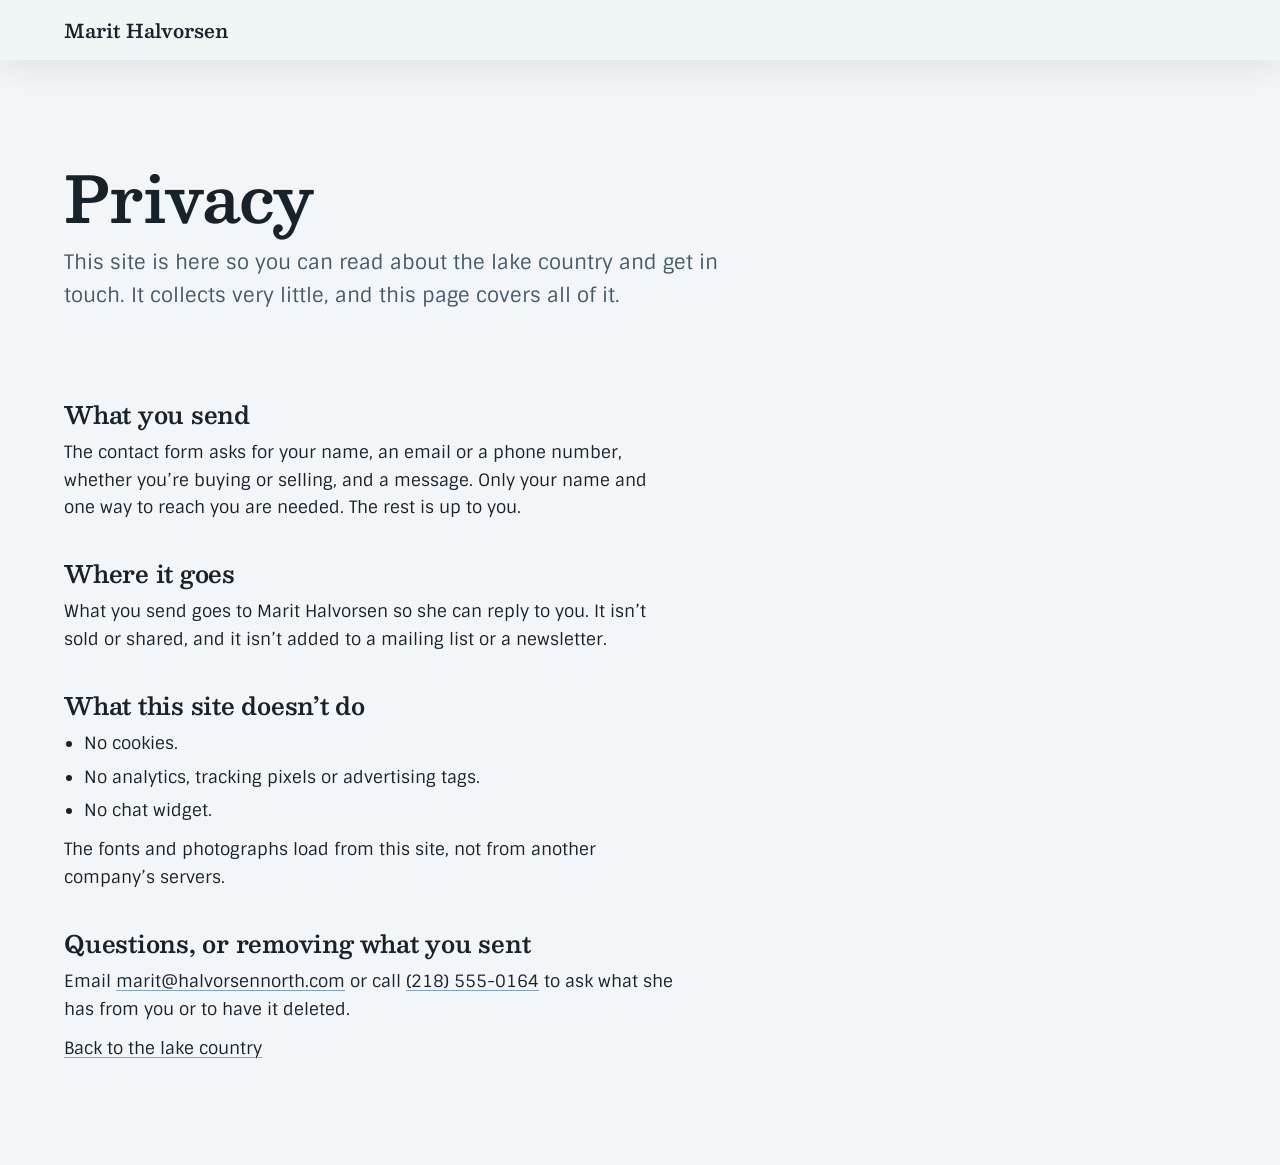
<file: privacy.html>
<!-- ThinkFirst Studios sample site. Marit Halvorsen, Halvorsen & North Real Estate, the phone number and the email address are FICTIONAL and used for demonstration only. Not a real agent, brokerage or business. No licence number, statistic or testimonial on this page is real, and none are claimed. Photographs of named places are real, Creative Commons-licensed work credited in the footer. The hero and home photographs are royalty-free stock and are not represented as being of any specific address. -->
<!DOCTYPE html>
<html lang="en-US">
<head>
  <meta charset="utf-8">
  <meta name="viewport" content="width=device-width, initial-scale=1">
  <title>Privacy · Marit Halvorsen</title>
  <meta name="description" content="What this site collects, where it goes and what it doesn't do.">
  <meta name="robots" content="noindex, nofollow">
  <link rel="canonical" href="https://halvorsennorth.com/privacy.html">
  <meta property="og:type" content="website">
  <meta property="og:title" content="Privacy · Marit Halvorsen">
  <meta property="og:description" content="What this site collects, where it goes and what it doesn't do.">
  <meta property="og:image" content="https://halvorsennorth.com/assets/og-card.jpg">
  <link rel="stylesheet" href="styles.css?v=21">
</head>
<body>
  <a class="skip" href="#main">Skip to content</a>
  <header class="site-head is-condensed">
    <div class="site-head__row">
      <a class="site-head__name" href="index.html">Marit Halvorsen</a>
    </div>
  </header>

  <main id="main" class="page">
    <div class="page__head wrap">
      <h1 class="page__title">Privacy</h1>
      <p class="page__lede">This site is here so you can read about the lake country and get in touch. It collects very little, and this page covers all of it.</p>
    </div>
    <div class="page__body wrap">
      <h2>What you send</h2>
      <p>The contact form asks for your name, an email or a phone number, whether you’re buying or selling, and a message. Only your name and one way to reach you are needed. The rest is up to you.</p>

      <h2>Where it goes</h2>
      <p>What you send goes to Marit Halvorsen so she can reply to you. It isn’t sold or shared, and it isn’t added to a mailing list or a newsletter.</p>

      <h2>What this site doesn’t do</h2>
      <ul>
        <li>No cookies.</li>
        <li>No analytics, tracking pixels or advertising tags.</li>
        <li>No chat widget.</li>
      </ul>
      <p>The fonts and photographs load from this site, not from another company’s servers.</p>

      <h2>Questions, or removing what you sent</h2>
      <p>Email <a href="mailto:marit@halvorsennorth.com">marit@halvorsennorth.com</a> or call <a href="tel:+12185550164">(218) 555-0164</a> to ask what she has from you or to have it deleted.</p>

      <p><a href="index.html">Back to the lake country</a></p>
    </div>
  </main>

  <div class="callbar">
    <a href="tel:+12185550164">Call</a>
    <a href="mailto:marit@halvorsennorth.com">Email</a>
  </div>
</body>
</html>
</file>
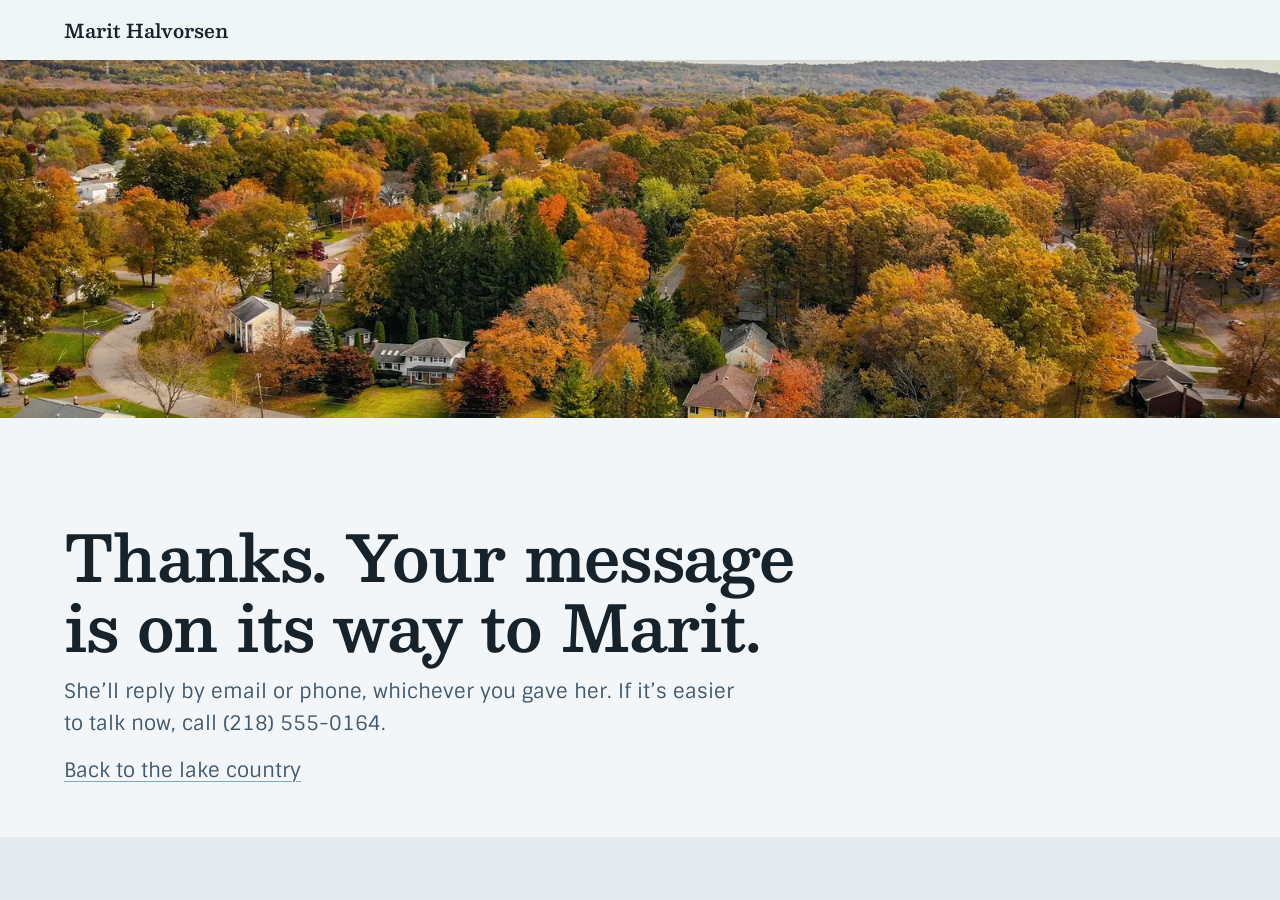
<file: thanks.html>
<!-- ThinkFirst Studios sample site. Marit Halvorsen, Halvorsen & North Real Estate, the phone number and the email address are FICTIONAL and used for demonstration only. Not a real agent, brokerage or business. No licence number, statistic or testimonial on this page is real, and none are claimed. Photographs of named places are real, Creative Commons-licensed work credited in the footer. The hero and home photographs are royalty-free stock and are not represented as being of any specific address. -->
<!DOCTYPE html>
<html lang="en-US">
<head>
  <meta charset="utf-8">
  <meta name="viewport" content="width=device-width, initial-scale=1">
  <title>Thanks · Marit Halvorsen</title>
  <meta name="description" content="Your message is on its way to Marit Halvorsen.">
  <meta name="robots" content="noindex, nofollow">
  <link rel="canonical" href="https://halvorsennorth.com/thanks.html">
  <meta property="og:type" content="website">
  <meta property="og:title" content="Thanks · Marit Halvorsen">
  <meta property="og:description" content="Your message is on its way to Marit Halvorsen.">
  <meta property="og:image" content="https://halvorsennorth.com/assets/og-card.jpg">
  <link rel="stylesheet" href="styles.css?v=21">
</head>
<body>
  <a class="skip" href="#main">Skip to content</a>
  <header class="site-head is-condensed">
    <div class="site-head__row">
      <a class="site-head__name" href="index.html">Marit Halvorsen</a>
    </div>
  </header>

  <main id="main" class="page">
    <img class="page__photo" src="assets/photos/hero-neighborhood-1600.webp"
         srcset="assets/photos/hero-neighborhood-1000.webp 1000w, assets/photos/hero-neighborhood-1600.webp 1600w, assets/photos/hero-neighborhood-2400.webp 2400w"
         sizes="100vw" width="2400" height="1800"
         alt="Looking across a neighborhood of houses and curving streets among orange and gold trees, with low hills and a wide sky beyond.">
    <div class="page__head wrap">
      <h1 class="page__title">Thanks. Your message is on its way to Marit.</h1>
      <p class="page__lede">She’ll reply by email or phone, whichever you gave her. If it’s easier to talk now, call (218) 555-0164.</p>
      <p class="page__lede"><a href="index.html">Back to the lake country</a></p>
    </div>
  </main>

  <div class="callbar">
    <a href="tel:+12185550164">Call</a>
    <a href="mailto:marit@halvorsennorth.com">Email</a>
  </div>
</body>
</html>
</file>
<file: styles.css>
/* Marit Halvorsen. Bands that stack like landscape, with photographs running to the page edge. */

@font-face {
  font-family: "Besley";
  src: url("assets/fonts/besley-variable.woff2") format("woff2");
  font-weight: 400 900;
  font-style: normal;
  font-display: swap;
}
@font-face {
  font-family: "Sintony";
  src: url("assets/fonts/sintony-400.woff2") format("woff2");
  font-weight: 400;
  font-style: normal;
  font-display: swap;
}
@font-face {
  font-family: "Sintony";
  src: url("assets/fonts/sintony-700.woff2") format("woff2");
  font-weight: 700;
  font-style: normal;
  font-display: swap;
}

:root {
  --sky: #E4EAEE;
  --mist: #F2F6F8;
  --deep: #17222B;
  --steel: #44596B;
  --rule: #C2CDD4;
  --ice: #7FA6BF;

  --slab: "Besley", Rockwell, Georgia, serif;
  --sans: "Sintony", "Segoe UI", Helvetica, Arial, sans-serif;

  --gutter: clamp(20px, 5vw, 72px);
  --measure: 1480px;
  --edge: max(var(--gutter), calc((100vw - var(--measure)) / 2));
  --head-h: 76px;
  --ease: cubic-bezier(0.2, 0.7, 0.2, 1);
}

*, *::before, *::after { box-sizing: border-box; }

html {
  -webkit-text-size-adjust: 100%;
  scroll-behavior: smooth;
  scroll-padding-top: 64px;
}

body {
  margin: 0;
  background: var(--sky);
  color: var(--deep);
  font-family: var(--sans);
  font-size: 1.0625rem;
  line-height: 1.62;
  overflow-x: clip;
}

img { display: block; max-width: 100%; height: auto; }

h1, h2, h3, h4 {
  margin: 0;
  font-family: var(--slab);
  font-weight: 600;
  line-height: 1.1;
  letter-spacing: -0.01em;
  text-wrap: balance;
}

h2 { font-size: clamp(2.25rem, 1.5rem + 3.1vw, 4rem); }
h3 { font-size: clamp(1.5rem, 1.25rem + 1vw, 2.125rem); }
h4 { font-size: 1.25rem; }

p { margin: 0; }

a {
  color: inherit;
  text-decoration-line: underline;
  text-decoration-color: var(--ice);
  text-decoration-thickness: 1px;
  text-underline-offset: 0.2em;
  transition: text-decoration-thickness 200ms var(--ease), text-decoration-color 200ms var(--ease);
}
a:hover { text-decoration-thickness: 3px; }

:focus-visible {
  outline: 2px solid var(--ice);
  outline-offset: 2px;
  box-shadow: 0 0 0 2px var(--deep);
}

.wrap {
  width: min(100% - 2 * var(--gutter), var(--measure));
  margin-inline: auto;
}

.skip {
  position: absolute;
  left: 12px;
  top: -80px;
  z-index: 60;
  padding: 12px 16px;
  background: var(--deep);
  color: var(--mist);
}
.skip:focus { top: 12px; }

/* Buttons */

.btn {
  display: inline-flex;
  align-items: center;
  justify-content: center;
  gap: 10px;
  min-height: 52px;
  padding: 8px 28px;
  border: 1px solid transparent;
  border-radius: 999px;
  font: 700 1rem/1.2 var(--sans);
  text-decoration: none;
  white-space: nowrap;
  cursor: pointer;
  transition: background-color 240ms var(--ease), color 240ms var(--ease), border-color 240ms var(--ease), transform 240ms var(--ease);
}
.btn:active { transform: scale(0.97); }
.btn:has(.btn__arrow) { padding-right: 8px; }
.btn--small { min-height: 44px; padding: 6px 20px; font-size: 0.9375rem; }

.btn__arrow {
  display: inline-flex;
  align-items: center;
  justify-content: center;
  width: 36px;
  height: 36px;
  border-radius: 50%;
  background: var(--deep);
  color: var(--mist);
  transition: transform 280ms var(--ease);
}
.btn:hover .btn__arrow { transform: translateX(3px); }

.btn--solid { color: var(--mist); background-color: var(--deep); }
.btn--solid:hover { background-color: var(--steel); }

.btn--outline { color: var(--deep); border-color: var(--deep); background-color: transparent; }
.btn--outline:hover { background-color: var(--deep); color: var(--mist); }

.btn--ghost {
  color: var(--mist);
  border-color: rgba(242, 246, 248, 0.7);
  background-color: rgba(23, 34, 43, 0.18);
  -webkit-backdrop-filter: blur(6px);
  backdrop-filter: blur(6px);
}
.btn--ghost:hover { background-color: var(--mist); border-color: var(--mist); color: var(--deep); }

.btn--light { color: var(--deep); background-color: var(--mist); }
.btn--light:hover { background-color: #fff; }

/* Header */

.site-head {
  position: sticky;
  top: 0;
  z-index: 40;
  background: rgba(242, 246, 248, 0.88);
  -webkit-backdrop-filter: blur(14px);
  backdrop-filter: blur(14px);
  transition: background-color 320ms var(--ease), box-shadow 320ms var(--ease), color 320ms var(--ease);
}
.site-head.is-condensed { box-shadow: 0 10px 30px rgba(23, 34, 43, 0.08); }

.site-head--over { position: fixed; left: 0; right: 0; }
.site-head--over:not(.is-condensed):not(.is-open) {
  background: transparent;
  -webkit-backdrop-filter: none;
  backdrop-filter: none;
  color: var(--mist);
}
.site-head--over:not(.is-condensed):not(.is-open) .btn--solid { background-color: var(--mist); color: var(--deep); }
.site-head--over:not(.is-condensed):not(.is-open) .site-head__toggle { border-color: rgba(242, 246, 248, 0.7); color: var(--mist); }

.site-head__row {
  display: flex;
  align-items: center;
  justify-content: space-between;
  gap: 24px;
  width: min(100% - 2 * var(--gutter), var(--measure));
  min-height: var(--head-h);
  margin-inline: auto;
  transition: min-height 280ms var(--ease);
}
.is-condensed .site-head__row { min-height: 60px; }

.site-head__name {
  display: inline-flex;
  align-items: center;
  min-height: 44px;
  font: 600 1.1875rem/1 var(--slab);
  text-decoration: none;
}

.site-head__toggle {
  min-height: 44px;
  min-width: 44px;
  padding: 8px 18px;
  border: 1px solid var(--deep);
  border-radius: 999px;
  background: none;
  color: var(--deep);
  font: 700 0.9375rem/1 var(--sans);
  cursor: pointer;
  transition: color 240ms var(--ease), border-color 240ms var(--ease);
}

.site-nav {
  position: absolute;
  top: 100%;
  left: 12px;
  right: 12px;
  display: none;
  flex-direction: column;
  padding: 10px 20px 20px;
  border-radius: 20px;
  background: var(--mist);
  color: var(--deep);
  box-shadow: 0 18px 40px rgba(23, 34, 43, 0.18);
}
.site-nav.is-open { display: flex; animation: drop 260ms var(--ease) both; }
.site-nav a:not(.btn) {
  position: relative;
  display: flex;
  align-items: center;
  min-height: 48px;
  text-decoration: none;
}
.site-nav .btn { margin-top: 8px; }

@keyframes drop { from { opacity: 0; transform: translateY(-8px); } }

/* Reveal */

.js [data-rise] {
  opacity: 0;
  transform: translateY(26px);
  transition: opacity 800ms var(--ease), transform 800ms var(--ease);
}
.js .is-risen [data-rise] { opacity: 1; transform: none; }

.js .strip__img { clip-path: inset(10% 0 10% 0); transition: clip-path 1100ms var(--ease); }
.js .is-in .strip__img { clip-path: inset(0); }
.js .strip__img img { scale: 1.14; transition: scale 1500ms var(--ease); }
.js .is-in .strip__img img { scale: 1; }
.strip__photo:hover .strip__img img { scale: 1.035; }

/* Hero */

.hero {
  position: relative;
  display: grid;
  align-content: center;
  justify-items: center;
  min-height: max(100svh, 640px);
  overflow: hidden;
  background: var(--deep);
  color: var(--mist);
  text-align: center;
}

.hero::after {
  content: "";
  position: absolute;
  inset: 0;
  z-index: 1;
  background:
    radial-gradient(ellipse 78% 62% at 50% 48%, rgba(23, 34, 43, 0.76) 0%, rgba(23, 34, 43, 0.58) 56%, rgba(23, 34, 43, 0) 96%),
    linear-gradient(to bottom, rgba(23, 34, 43, 0.6) 0%, rgba(23, 34, 43, 0.08) 30%, rgba(23, 34, 43, 0.08) 70%, rgba(23, 34, 43, 0.78) 100%);
}

.hero__photo {
  position: absolute;
  z-index: 0;
  inset: 0;
  width: 100%;
  max-width: none;
  height: 100%;
  object-fit: cover;
  object-position: 50% 72%;
  scale: 1.1;
  translate: 0 var(--py, 0);
  animation: settle 2200ms var(--ease) both;
}

@keyframes settle { from { scale: 1.2; opacity: 0.4; } }
@keyframes word { from { transform: translateY(108%); } }
@keyframes rise { from { opacity: 0; transform: translateY(18px); } }

.hero__top {
  position: relative;
  z-index: 2;
  padding-block: calc(var(--head-h) + 12px) 136px;
}

.hero__name {
  font-size: clamp(3.25rem, 1.2rem + 9vw, 9rem);
  font-weight: 700;
  line-height: 1.02;
  letter-spacing: -0.02em;
}

.hero__word { display: inline-block; overflow: hidden; vertical-align: top; padding-bottom: 0.06em; }
.hero__word > span { display: inline-block; animation: word 1100ms var(--ease) both 150ms; }
.hero__word + .hero__word > span { animation-delay: 260ms; }

.hero__place {
  margin-top: 18px;
  color: var(--mist);
  font-size: 0.875rem;
  font-weight: 700;
  line-height: 1.5;
  letter-spacing: 0.1em;
  text-transform: uppercase;
  animation: rise 800ms var(--ease) both 620ms;
}

.hero__line {
  max-width: 32em;
  margin: 14px auto 0;
  font-size: clamp(1.0625rem, 1rem + 0.45vw, 1.375rem);
  line-height: 1.5;
  animation: rise 800ms var(--ease) both 740ms;
}

.hero__actions {
  display: flex;
  flex-wrap: wrap;
  justify-content: center;
  gap: 12px;
  margin-top: 28px;
  animation: rise 800ms var(--ease) both 860ms;
}

.hero__foot { position: absolute; z-index: 2; left: 0; right: 0; bottom: 0; }

.hero__caption {
  padding-bottom: 92px;
  color: var(--mist);
  font-size: 0.9375rem;
  animation: rise 800ms var(--ease) both 1100ms;
}

/* Bands */

.band { position: relative; }
.band--mist { background: var(--mist); }
.band--sky { background: var(--sky); }
.band--deep { background: var(--deep); color: var(--mist); }

.band__top { padding-block: clamp(64px, 9vw, 128px); }

/* Strips: text beside a photograph that bleeds to the page edge */

.strip {
  position: relative;
  display: grid;
  grid-template-columns: minmax(0, 1fr);
}

.strip__text { padding-inline: var(--gutter); }
.strip__text h3 + p { margin-top: 12px; }

.strip__photo {
  position: relative;
  margin: 28px var(--gutter) 0;
}
.strip__img { overflow: hidden; height: 100%; border-radius: 20px; }
.strip__img img { width: 100%; height: 100%; object-fit: cover; object-position: center 70%; aspect-ratio: 2 / 1; }

.strip__cap {
  padding: 10px var(--gutter) 0;
  color: var(--steel);
  font-size: 0.9375rem;
}

.prose h2 { margin-bottom: 28px; }
.prose p { max-width: 34em; }
.prose p + p { margin-top: 1.05em; }
.prose__lead {
  display: block;
  margin-bottom: 0.45em;
  font: 600 clamp(1.375rem, 1.2rem + 0.8vw, 1.75rem)/1.25 var(--slab);
}

.strip--about { padding-top: clamp(64px, 9vw, 128px); padding-bottom: 28px; }
.strip--about .strip__img img { aspect-ratio: 3 / 2; }

/* Why */

.points { margin-top: clamp(28px, 3.4vw, 48px); }

.point + .point { margin-top: clamp(28px, 3.6vw, 44px); }
.point h3 { font-size: clamp(1.5rem, 1.2rem + 0.9vw, 2rem); line-height: 1.15; }
.point p { max-width: 34em; margin-top: 12px; color: var(--steel); }

/* Homes around the lakes */

.homes__head p { margin-top: 10px; color: var(--steel); font-size: clamp(1.0625rem, 1rem + 0.4vw, 1.25rem); }

.homes {
  display: grid;
  gap: 28px 20px;
  margin-top: clamp(28px, 3.4vw, 48px);
}
.home { margin: 0; min-width: 0; }
.home__img { overflow: hidden; border-radius: 20px; }
.home__img img { width: 100%; height: auto; aspect-ratio: 4 / 5; object-fit: cover; transition: scale 900ms var(--ease); }
.home:hover .home__img img { scale: 1.05; }
.home h3 { margin-top: 16px; font-size: clamp(1.375rem, 1.2rem + 0.6vw, 1.75rem); }
.home figcaption p { margin-top: 6px; color: var(--steel); }

.homes__note { margin-top: 20px; color: var(--steel); font-size: 0.9375rem; }

.towns__wrap { margin-top: clamp(44px, 5vw, 72px); }
.towns { display: grid; gap: 20px; margin-top: 18px; }
.town h4 { font-size: 1.3125rem; }
.town p { margin-top: 4px; color: var(--steel); }

@media (min-width: 560px) {
  .homes, .towns { grid-template-columns: repeat(2, minmax(0, 1fr)); }
}
@media (min-width: 1000px) {
  .homes, .towns { grid-template-columns: repeat(4, minmax(0, 1fr)); }
}

/* Lake country */

.vista {
  position: relative;
  display: grid;
  align-content: center;
  justify-items: center;
  min-height: clamp(520px, 56vw, 820px);
  overflow: hidden;
  text-align: center;
}

.vista__photo {
  position: absolute;
  z-index: 0;
  left: 0;
  top: -10%;
  width: 100%;
  max-width: none;
  height: 120%;
  object-fit: cover;
  translate: 0 var(--py, 0);
}

.vista__scrim {
  position: absolute;
  inset: 0;
  z-index: 1;
  background:
    radial-gradient(ellipse 66% 58% at 50% 50%, rgba(23, 34, 43, 0.6) 0%, rgba(23, 34, 43, 0.38) 60%, rgba(23, 34, 43, 0) 100%),
    linear-gradient(to bottom, rgba(23, 34, 43, 0.5) 0%, rgba(23, 34, 43, 0.22) 40%, rgba(23, 34, 43, 0.3) 70%, var(--deep) 100%);
}

.vista__top {
  position: relative;
  z-index: 2;
  padding-block: 88px;
}
.vista__top p { max-width: 34em; margin: 16px auto 0; font-size: clamp(1.0625rem, 1rem + 0.45vw, 1.3125rem); line-height: 1.5; }

.vista__foot { position: absolute; z-index: 2; left: 0; right: 0; bottom: 0; }
.vista__cap { padding-bottom: 22px; color: var(--mist); font-size: 0.9375rem; }

.place { position: relative; margin: 0 12px 12px; overflow: hidden; border-radius: 22px; background: rgba(242, 246, 248, 0.06); }

.place__photo { width: 100%; height: auto; aspect-ratio: 3 / 2; object-fit: cover; }

.place__text { padding: 24px var(--gutter) clamp(40px, 8vw, 64px); }
.place__text h3 { font-size: clamp(2rem, 1.3rem + 2.6vw, 3.75rem); }
.place__text p { margin-top: 12px; font-size: clamp(1.0625rem, 1rem + 0.35vw, 1.25rem); line-height: 1.55; }
.place__text .place__cap { margin-top: 14px; color: var(--rule); font-size: 0.9375rem; }

.link--ice { display: inline-flex; align-items: center; min-height: 44px; }
.lake { padding-bottom: 1px; }

/* Buying and selling */

.paths { margin-top: clamp(32px, 4vw, 56px); }
.path + .path { margin-top: 48px; }
.path > h3 { padding-bottom: 6px; }

.step { padding-block: 14px; }
.step p { margin-top: 6px; color: var(--steel); }

/* A year on the lakes */

.year { background: var(--sky); padding-bottom: clamp(56px, 7vw, 104px); }
.year__head { padding-block: clamp(64px, 9vw, 128px) clamp(32px, 4vw, 56px); }
.year__head p { margin-top: 12px; color: var(--steel); font-size: clamp(1.0625rem, 1rem + 0.4vw, 1.25rem); }

.strip--season { padding-bottom: clamp(44px, 6vw, 72px); }
.strip--season h3 { font-size: clamp(2rem, 1.5rem + 2vw, 3.25rem); }
.strip--season .strip__img img { aspect-ratio: 16 / 9; }

/* Contact */

.contact__stage { position: relative; overflow: hidden; }

.contact__scrim {
  position: absolute;
  inset: 0;
  z-index: 1;
  background:
    linear-gradient(to bottom, rgba(23, 34, 43, 0.5) 0%, rgba(23, 34, 43, 0.62) 60%, var(--deep) 100%);
}

.contact__body {
  position: relative;
  z-index: 2;
  display: grid;
  gap: 40px;
  padding-block: clamp(72px, 9vw, 128px) clamp(48px, 6vw, 88px);
}

.contact__direct { display: grid; gap: 8px; align-content: center; min-width: 0; }
.contact__direct h2 { margin-bottom: 20px; font-size: clamp(2.25rem, 1.6rem + 2.2vw, 3.5rem); }

.contact__big {
  display: inline-flex;
  align-items: center;
  justify-self: start;
  max-width: 100%;
  min-height: 48px;
  font: 600 clamp(1.75rem, 1.3rem + 1.8vw, 2.75rem)/1.15 var(--slab);
  overflow-wrap: anywhere;
}
.contact__big--mail { font-size: clamp(1.25rem, 1rem + 1.1vw, 1.875rem); }

.form {
  display: grid;
  gap: 20px;
  min-width: 0;
  padding: clamp(22px, 3vw, 40px);
  border-radius: 24px;
  background: rgba(23, 34, 43, 0.72);
  -webkit-backdrop-filter: blur(14px);
  backdrop-filter: blur(14px);
}
.form__note { color: var(--rule); }
.form__pair { display: grid; gap: 20px; }

.form__summary {
  padding: 12px 16px;
  border-radius: 12px;
  background: rgba(127, 166, 191, 0.18);
  font-weight: 700;
}

.field { display: grid; gap: 6px; min-width: 0; align-content: start; }
.field label { font-weight: 700; }

.field input,
.field select,
.field textarea {
  width: 100%;
  min-height: 52px;
  padding: 12px 16px;
  border: 1px solid transparent;
  border-radius: 14px;
  background: var(--mist);
  color: var(--deep);
  font: 400 1.0625rem/1.4 var(--sans);
  transition: box-shadow 220ms var(--ease), background-color 220ms var(--ease);
}
.field select {
  -webkit-appearance: none;
  appearance: none;
  padding-right: 44px;
  background-image: url("data:image/svg+xml,%3Csvg xmlns='http://www.w3.org/2000/svg' width='14' height='14' viewBox='0 0 16 16' fill='none' stroke='%2317222B' stroke-width='1.8' stroke-linecap='round' stroke-linejoin='round'%3E%3Cpath d='M3 6l5 5 5-5'/%3E%3C/svg%3E");
  background-repeat: no-repeat;
  background-position: right 16px center;
}
.field input:hover,
.field select:hover,
.field textarea:hover { background-color: #fff; }
.field textarea { resize: vertical; }
.field input:focus-visible,
.field select:focus-visible,
.field textarea:focus-visible { outline: none; box-shadow: 0 0 0 3px var(--ice); }
.field [aria-invalid="true"] { box-shadow: 0 0 0 2px var(--ice); }
.field__err { font-weight: 700; font-size: 0.9375rem; }

.form__use { color: var(--rule); }
.form .btn { justify-self: start; }

.site-foot {
  display: grid;
  gap: 4px;
  padding-block: 28px clamp(40px, 5vw, 64px);
  color: var(--rule);
  font-size: 0.9375rem;
}
.site-foot__name { color: var(--mist); font: 600 1.25rem/1.3 var(--slab); }
.site-foot__credit { margin-top: 10px; font-size: 0.875rem; }

.credits summary { display: flex; align-items: center; min-height: 44px; cursor: pointer; text-decoration: underline; text-decoration-color: var(--ice); text-underline-offset: 0.2em; }
.credits ul { margin: 6px 0 8px; padding-left: 1.1em; }
.credits li + li { margin-top: 4px; }
.credits p { margin-bottom: 6px; }

/* Floating call and email bar on phones */

.callbar {
  position: fixed;
  z-index: 30;
  left: 12px;
  right: 12px;
  bottom: 12px;
  display: grid;
  grid-template-columns: 1fr 1fr;
  gap: 6px;
  padding: 6px;
  border-radius: 999px;
  background: rgba(23, 34, 43, 0.86);
  -webkit-backdrop-filter: blur(14px);
  backdrop-filter: blur(14px);
  box-shadow: 0 14px 34px rgba(23, 34, 43, 0.3);
}
.callbar a {
  display: flex;
  align-items: center;
  justify-content: center;
  min-height: 48px;
  border-radius: 999px;
  color: var(--mist);
  font-weight: 700;
  text-decoration: none;
}
.callbar a:first-child { background: var(--mist); color: var(--deep); }

body { padding-bottom: 76px; }

/* Plain inner pages */

.page { min-height: 70svh; background: var(--mist); }
.page__title { font-size: clamp(2.25rem, 1.5rem + 3.1vw, 4rem); max-width: 16em; }
.page__head { position: relative; padding-block: clamp(56px, 8vw, 112px) clamp(32px, 4vw, 56px); }
.page__body { padding-block: 0 clamp(64px, 8vw, 112px); }
.page__body > * { max-width: 36em; }
.page__body h2 { margin-top: 1.6em; font-size: 1.5rem; }
.page__body p { margin-top: 0.7em; }
.page__body ul { margin: 0.7em 0 0; padding-left: 1.2em; }
.page__body li + li { margin-top: 0.35em; }
.page__lede { margin-top: 14px; max-width: 34em; color: var(--steel); font-size: clamp(1.0625rem, 1rem + 0.4vw, 1.25rem); }
.page__photo { width: 100%; height: clamp(180px, 28vw, 380px); object-fit: cover; object-position: 50% 62%; }

/* Tablet and up */

@media (min-width: 800px) {
  .callbar { display: none; }
  body { padding-bottom: 0; }

  .hero__name { font-size: min(10vw, 9rem, 21svh); }
  .hero__top { padding-bottom: 72px; }
  .hero__caption { padding-bottom: 28px; }

  .strip {
    grid-template-rows: 1fr 1fr;
    column-gap: clamp(32px, 4vw, 72px);
  }
  .strip__text { grid-row: 1; align-self: end; padding-inline: 0; }
  .strip__cap { grid-row: 2; align-self: start; padding: 12px 0 0; }
  .strip__photo { grid-row: 1 / 3; width: 100%; margin: 0; }
  .strip--about .strip__img { border-radius: 24px 0 0 24px; }
  .strip--season .strip__img { border-radius: 0 24px 24px 0; }
  .strip__img { position: absolute; inset: 0; }
  .strip__img img { aspect-ratio: auto; }

  /* Text left, photograph bleeding right */
  .strip--about {
    grid-template-columns: minmax(0, 5fr) minmax(0, 7fr);
    padding-left: var(--edge);
  }
  .strip--about .strip__text,
  .strip--about .strip__cap { grid-column: 1; }
  .strip--about .strip__photo { grid-column: 2; }

  .strip--about {
    grid-template-columns: minmax(0, 1fr) minmax(0, 1fr);
    grid-template-rows: auto 1fr;
    padding-top: 0;
    padding-bottom: 0;
  }
  .strip--about .strip__text { align-self: start; padding-top: clamp(64px, 9vw, 128px); }
  .strip--about .strip__cap { padding-bottom: clamp(48px, 6vw, 96px); }

  /* The lake country: photographs edge to edge, copy laid over them */
  .place {
    display: flex;
    align-items: flex-end;
    min-height: clamp(540px, 50vw, 800px);
    overflow: hidden;
  }
  .place__photo {
    position: absolute;
    inset: 0;
    height: 100%;
    aspect-ratio: auto;
    max-width: none;
    scale: 1.06;
    translate: 0 var(--py, 0);
  }
  .js .place__photo { scale: 1.16; transition: scale 1800ms var(--ease); }
  .js .place.is-in .place__photo { scale: 1.06; }
  .place__text {
    position: relative;
    z-index: 1;
    width: min(46%, 37rem);
    margin: 0 0 24px 24px;
    padding: clamp(24px, 2.4vw, 36px);
    border-radius: 20px;
    background: rgba(23, 34, 43, 0.78);
    -webkit-backdrop-filter: blur(14px);
    backdrop-filter: blur(14px);
  }
  .place--right .place__text { margin-left: auto; margin-right: 24px; }
  .strip--about .strip__photo { aspect-ratio: auto; }

  /* Photograph bleeding left, text right */
  .strip--season {
    grid-template-columns: minmax(0, 7fr) minmax(0, 6fr);
    padding-right: var(--edge);
    padding-bottom: clamp(32px, 4vw, 56px);
  }
  .strip--season .strip__photo { grid-column: 1; aspect-ratio: 16 / 9; }
  .strip--season .strip__text,
  .strip--season .strip__cap { grid-column: 2; }

  .points {
    display: grid;
    grid-template-columns: repeat(3, minmax(0, 1fr));
    gap: clamp(28px, 4vw, 64px);
  }
  .point + .point { margin-top: 0; }

  .paths {
    display: grid;
    grid-template-columns: 1fr 1fr;
  }
  .path + .path {
    margin-top: 0;
    padding-left: clamp(28px, 4vw, 64px);
    border-left: 1px solid var(--rule);
  }
  .path:first-child { padding-right: clamp(28px, 4vw, 64px); }

  .form__pair { grid-template-columns: 1fr 1fr; }

  .site-foot {
    grid-template-columns: minmax(0, 5fr) minmax(0, 7fr);
    column-gap: clamp(32px, 5vw, 96px);
  }
  .site-foot > :nth-child(odd) { grid-column: 1; }
  .site-foot > :nth-child(even) { grid-column: 2; }
  .site-foot__credit { margin-top: 0; }
}

@media (min-width: 960px) {
  .site-head__toggle { display: none; }
  .site-nav {
    position: static;
    display: flex;
    flex-direction: row;
    align-items: center;
    gap: clamp(14px, 2vw, 28px);
    padding: 0;
    background: none;
    border: 0;
  }
  .site-nav a:not(.btn) { min-height: 44px; font-size: 0.9375rem; }
  .site-nav .btn { margin-top: 0; margin-left: 4px; }
  .site-nav {
    border-radius: 0;
    color: inherit;
    box-shadow: none;
  }
  .site-nav a:not(.btn)::after {
    content: "";
    position: absolute;
    left: 0;
    right: 0;
    bottom: 9px;
    height: 2px;
    border-radius: 2px;
    background: var(--ice);
    transform: scaleX(0);
    transform-origin: left;
    transition: transform 280ms var(--ease);
  }
  .site-nav a:not(.btn):hover::after { transform: scaleX(1); }
  .site-nav a { white-space: nowrap; }
}

@media (min-width: 1120px) {
  .contact__body { grid-template-columns: minmax(0, 6fr) minmax(0, 6fr); gap: clamp(40px, 6vw, 112px); }
}

@media (prefers-reduced-motion: reduce) {
  html { scroll-behavior: auto; }
  *, *::before, *::after {
    animation: none !important;
    transition: none !important;
  }
  .js [data-rise] { opacity: 1; transform: none; }
  .js .strip__img { clip-path: none; }
  .js .strip__img img { scale: 1; }
  .js .place__photo, .place__photo { scale: 1; translate: none; }
  .hero__photo, .vista__photo { scale: 1; translate: none; }
}
</file>
